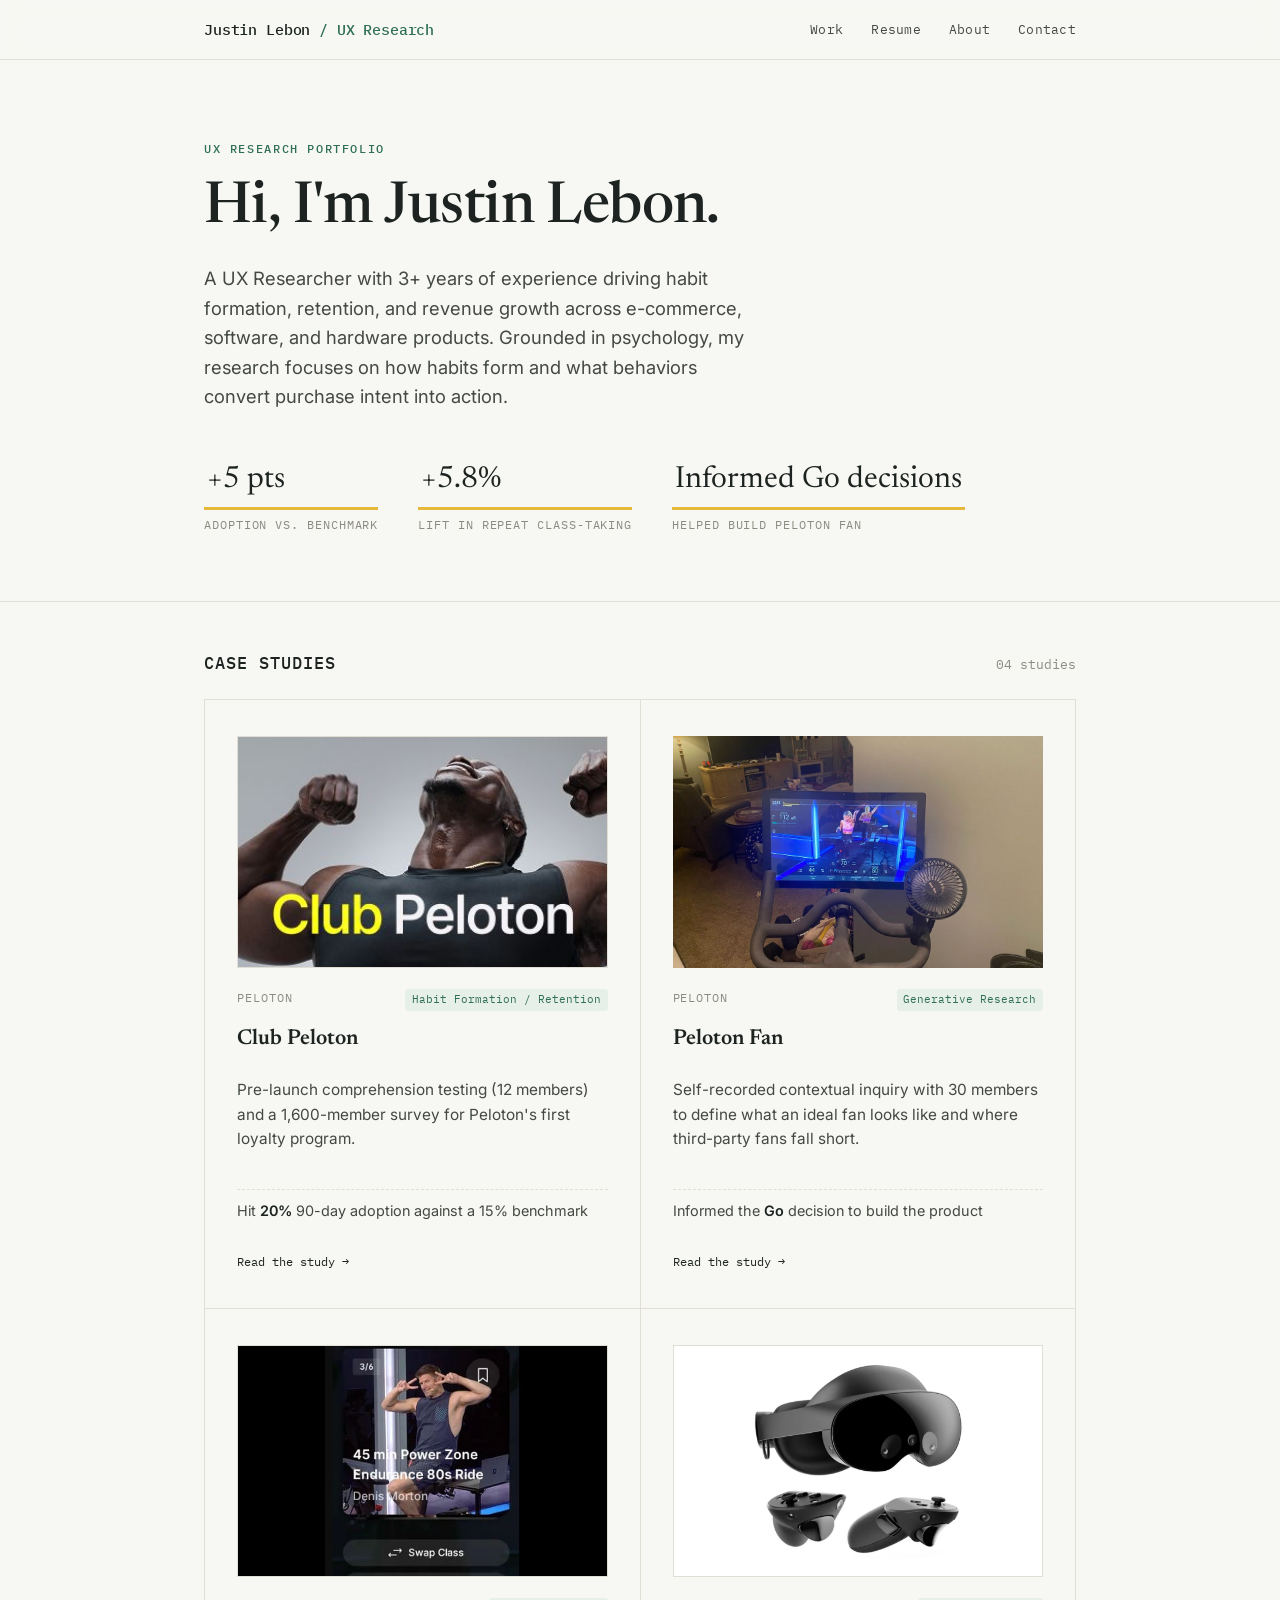
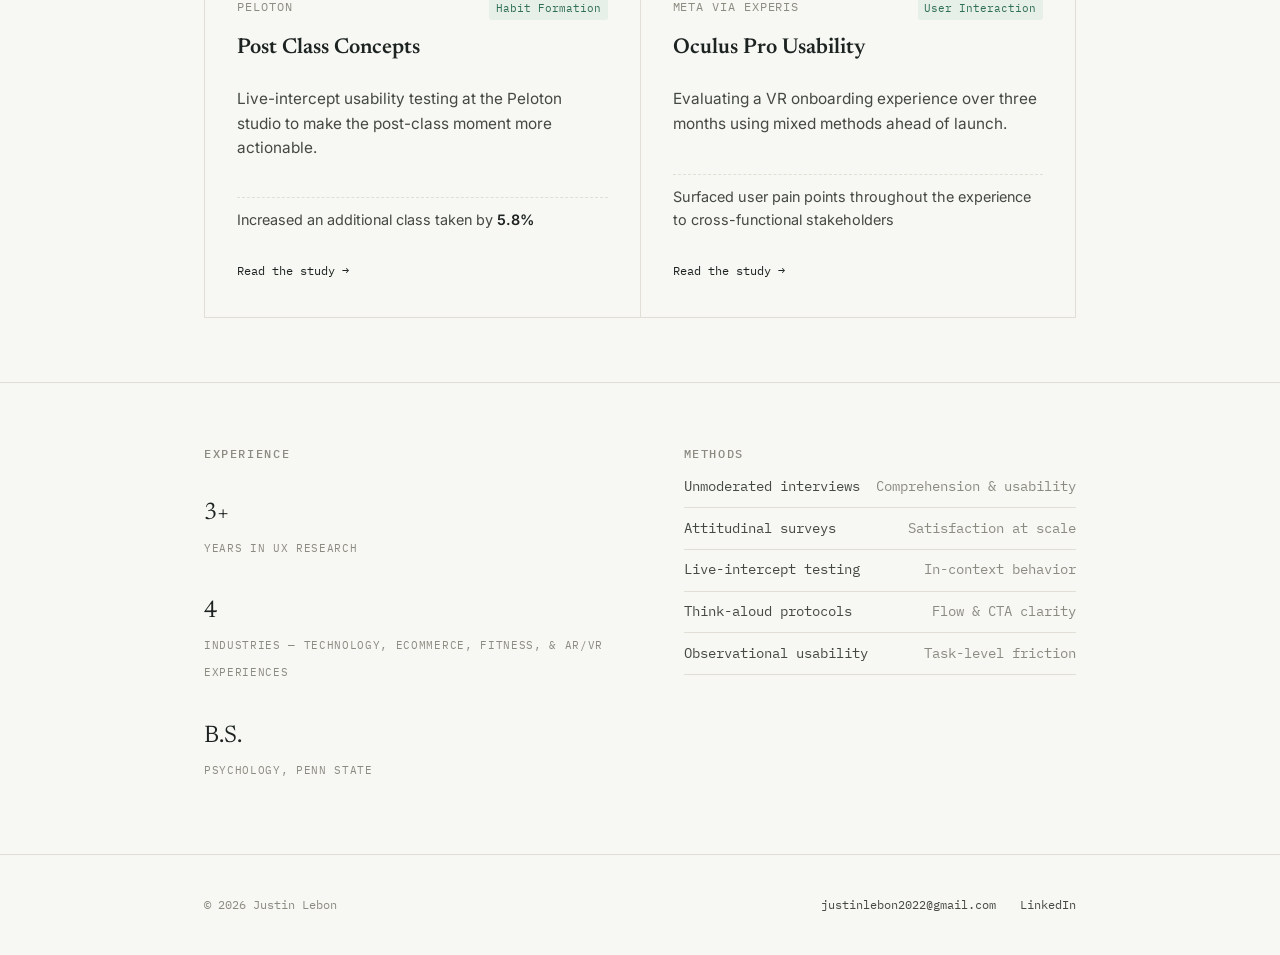
<file: index.html>
<!DOCTYPE html>
<html lang="en">
<head>
<meta charset="UTF-8">
<meta name="viewport" content="width=device-width, initial-scale=1.0">
<title>Justin Lebon — UX Research Portfolio</title>
<meta name="description" content="Justin Lebon is a user researcher with a background in psychology, focused on habit formation, retention, and revenue growth.">
<link rel="preconnect" href="https://fonts.googleapis.com">
<link rel="preconnect" href="https://fonts.gstatic.com" crossorigin>
<link href="https://fonts.googleapis.com/css2?family=Newsreader:wght@400;500;600&family=Inter:wght@400;500;600&family=IBM+Plex+Mono:wght@400;500&display=swap" rel="stylesheet">
<link rel="stylesheet" href="style.css">
</head>
<body>

<header class="site-header">
  <div class="container">
    <a href="index.html" class="brand">Justin Lebon <span>/ UX Research</span></a>
    <nav class="nav-links">
      <a href="#work">Work</a>
      <a href="resume.html">Resume</a>
      <a href="#hero">About</a>
      <a href="https://mail.google.com/mail/?view=cm&fs=1&to=justinlebon2022@gmail.com" target="_blank" rel="noopener">Contact</a>
    </nav>
  </div>
</header>

<main>
  <section class="hero" id="hero">
    <div class="container">
      <span class="eyebrow">UX Research Portfolio</span>
      <h1>Hi, I'm Justin Lebon.</h1>
      <p class="lede">A UX Researcher with 3+ years of experience driving habit formation, retention, and revenue growth across e-commerce, software, and hardware products. Grounded in psychology, my research focuses on how habits form and what behaviors convert purchase intent into action.</p>
      <div class="stats">
        <div class="stat">
          <span class="num mark">+5 pts</span>
          <span class="label">Adoption vs. benchmark</span>
        </div>
        <div class="stat">
          <span class="num mark">+5.8%</span>
          <span class="label">Lift in repeat class-taking</span>
        </div>
        <div class="stat">
          <span class="num mark">Informed Go decisions</span>
          <span class="label">Helped build Peloton Fan</span>
        </div>
      </div>
    </div>
  </section>

  <section id="work" class="container">
    <div class="section-label">
      <h2>Case Studies</h2>
      <span class="count">04 studies</span>
    </div>

    <div class="case-grid">

      <a class="case-card reveal" href="club-peloton.html">
        <img class="thumb" src="images/club-peloton-card.jpg" alt="Club Peloton loyalty program screen" style="object-fit:cover; object-position: top;">
        <div class="top-row">
          <span class="company">Peloton</span>
          <span class="tag">Habit Formation / Retention</span>
        </div>
        <h3>Club Peloton</h3>
        <p class="desc">Pre-launch comprehension testing (12 members) and a 1,600-member survey for Peloton's first loyalty program.</p>
        <p class="impact">Hit <strong>20%</strong> 90-day adoption against a 15% benchmark</p>
        <span class="read-link">Read the study →</span>
      </a>

      <a class="case-card reveal" href="fan.html">
        <img class="thumb" src="images/fan-placement.jpg" alt="Member's Peloton Bike tablet with a small fan clipped beside it" style="object-fit:cover; border:none;">
        <div class="top-row">
          <span class="company">Peloton</span>
          <span class="tag">Generative Research</span>
        </div>
        <h3>Peloton Fan</h3>
        <p class="desc">Self-recorded contextual inquiry with 30 members to define what an ideal fan looks like and where third-party fans fall short.</p>
        <p class="impact">Informed the <strong>Go</strong> decision to build the product</p>
        <span class="read-link">Read the study →</span>
      </a>

      <a class="case-card reveal" href="post-class.html">
        <img class="thumb" src="images/postclass-card.jpg" alt="Post-class recommendation screen with upcoming ride suggestions">
        <div class="top-row">
          <span class="company">Peloton</span>
          <span class="tag">Habit Formation</span>
        </div>
        <h3>Post Class Concepts</h3>
        <p class="desc">Live-intercept usability testing at the Peloton studio to make the post-class moment more actionable.</p>
        <p class="impact">Increased an additional class taken by <strong>5.8%</strong></p>
        <span class="read-link">Read the study →</span>
      </a>

      <a class="case-card reveal" href="oculus-vr.html">
        <img class="thumb" src="images/oculus-headset.jpg" alt="Meta Quest Pro VR headset" style="object-fit:contain; background:#fff;">
        <div class="top-row">
          <span class="company">Meta via Experis</span>
          <span class="tag">User Interaction</span>
        </div>
        <h3>Oculus Pro Usability</h3>
        <p class="desc">Evaluating a VR onboarding experience over three months using mixed methods ahead of launch.</p>
        <p class="impact">Surfaced user pain points throughout the experience to cross-functional stakeholders</p>
        <span class="read-link">Read the study →</span>
      </a>

    </div>
  </section>

  <section id="about" class="about-strip">
    <div class="container grid">
           <div>
        <span class="eyebrow muted">Experience</span>
        <div class="about-stats">
          <div class="stat">
            <span class="num">3+</span>
            <span class="label">Years in UX Research</span>
          </div>
          <div class="stat">
            <span class="num">4</span>
            <span class="label">Industries — Technology, Ecommerce, Fitness, &amp; AR/VR experiences</span>
          </div>
          <div class="stat">
            <span class="num">B.S.</span>
            <span class="label">Psychology, Penn State</span>
          </div>
        </div>
      </div>
      <div>
        <span class="eyebrow muted">Methods</span>
        <ul class="method-list">
          <li><span>Unmoderated interviews</span><span>Comprehension &amp; usability</span></li>
          <li><span>Attitudinal surveys</span><span>Satisfaction at scale</span></li>
          <li><span>Live-intercept testing</span><span>In-context behavior</span></li>
          <li><span>Think-aloud protocols</span><span>Flow &amp; CTA clarity</span></li>
          <li><span>Observational usability</span><span>Task-level friction</span></li>
        </ul>
      </div>
    </div>
  </section>
</main>

<footer class="site-footer">
  <div class="container">
    <span>© 2026 Justin Lebon</span>
    <div class="footer-links">
      <a href="https://mail.google.com/mail/?view=cm&fs=1&to=justinlebon2022@gmail.com" target="_blank" rel="noopener">justinlebon2022@gmail.com</a>
      <a href="https://www.linkedin.com/in/justin-lebon/" target="_blank" rel="noopener">LinkedIn</a>
    </div>
  </div>
</footer>

<script src="script.js"></script>
</body>
</html>
</file>
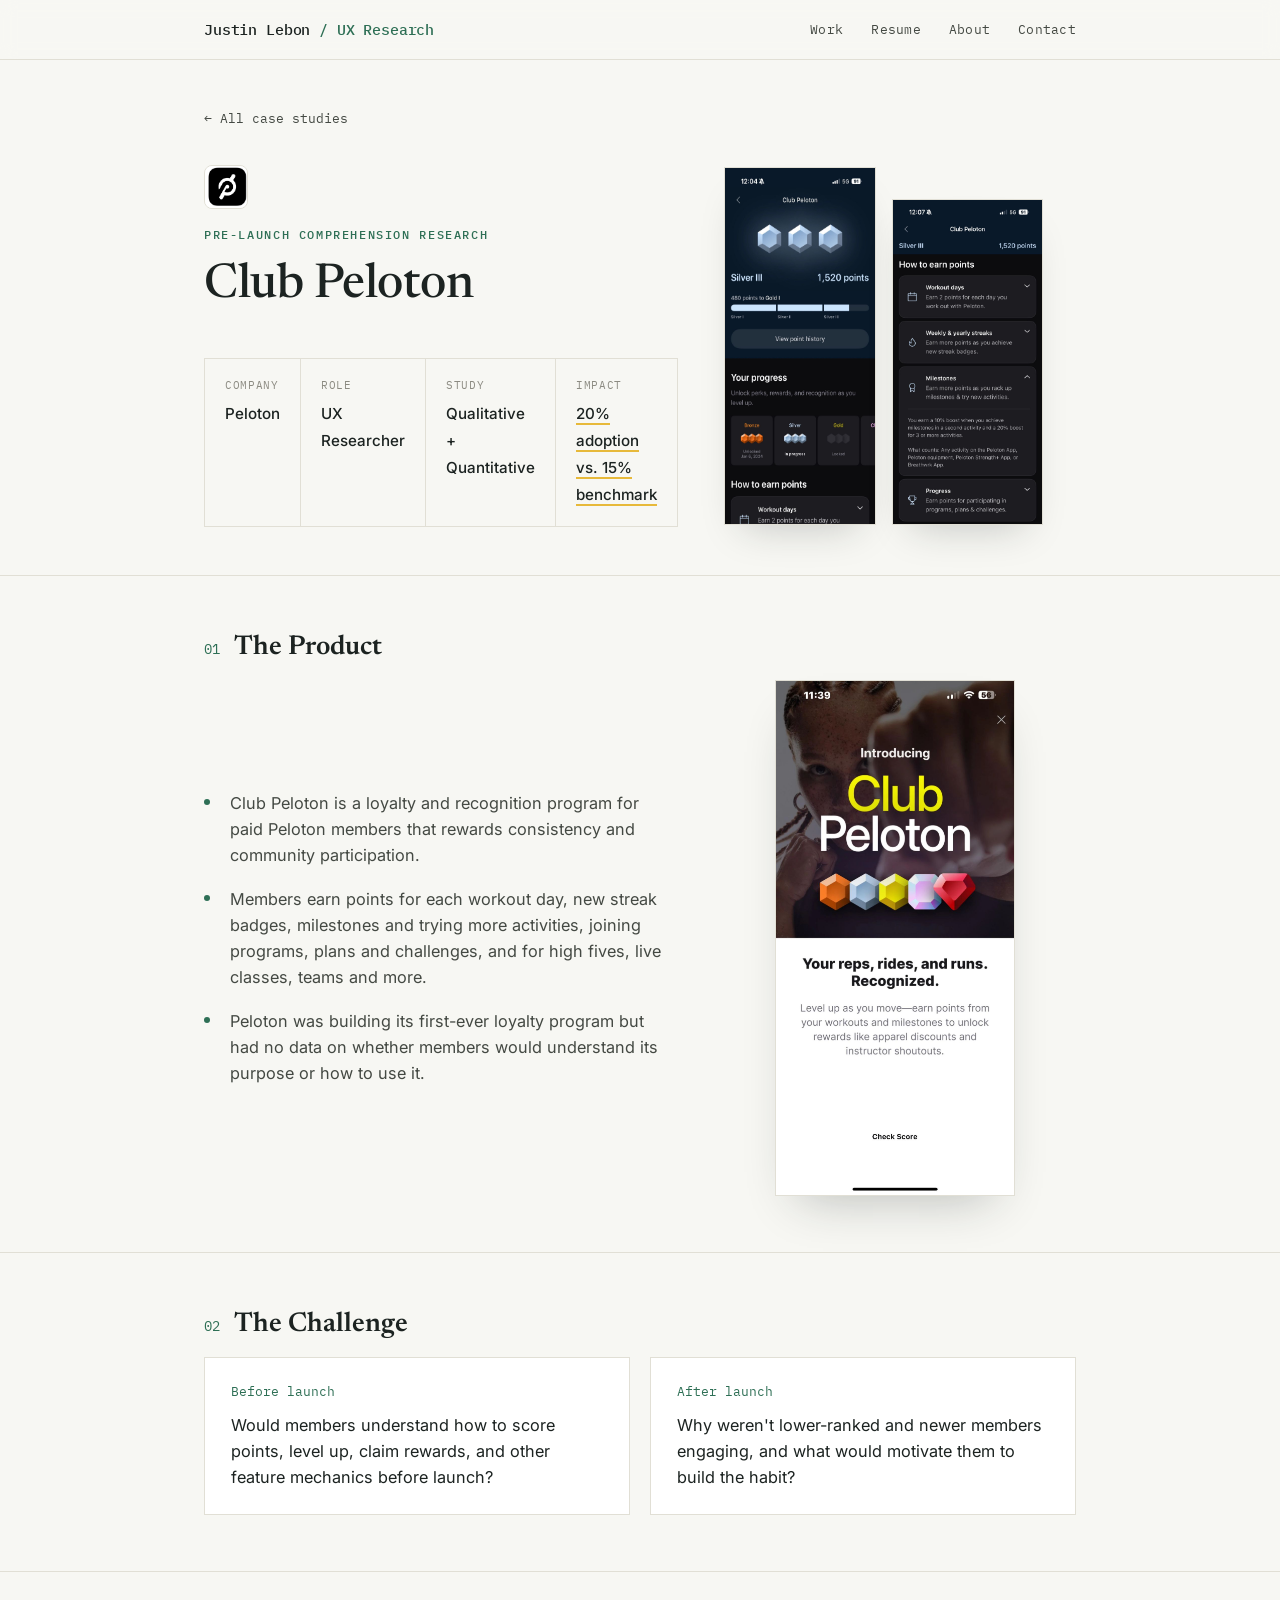
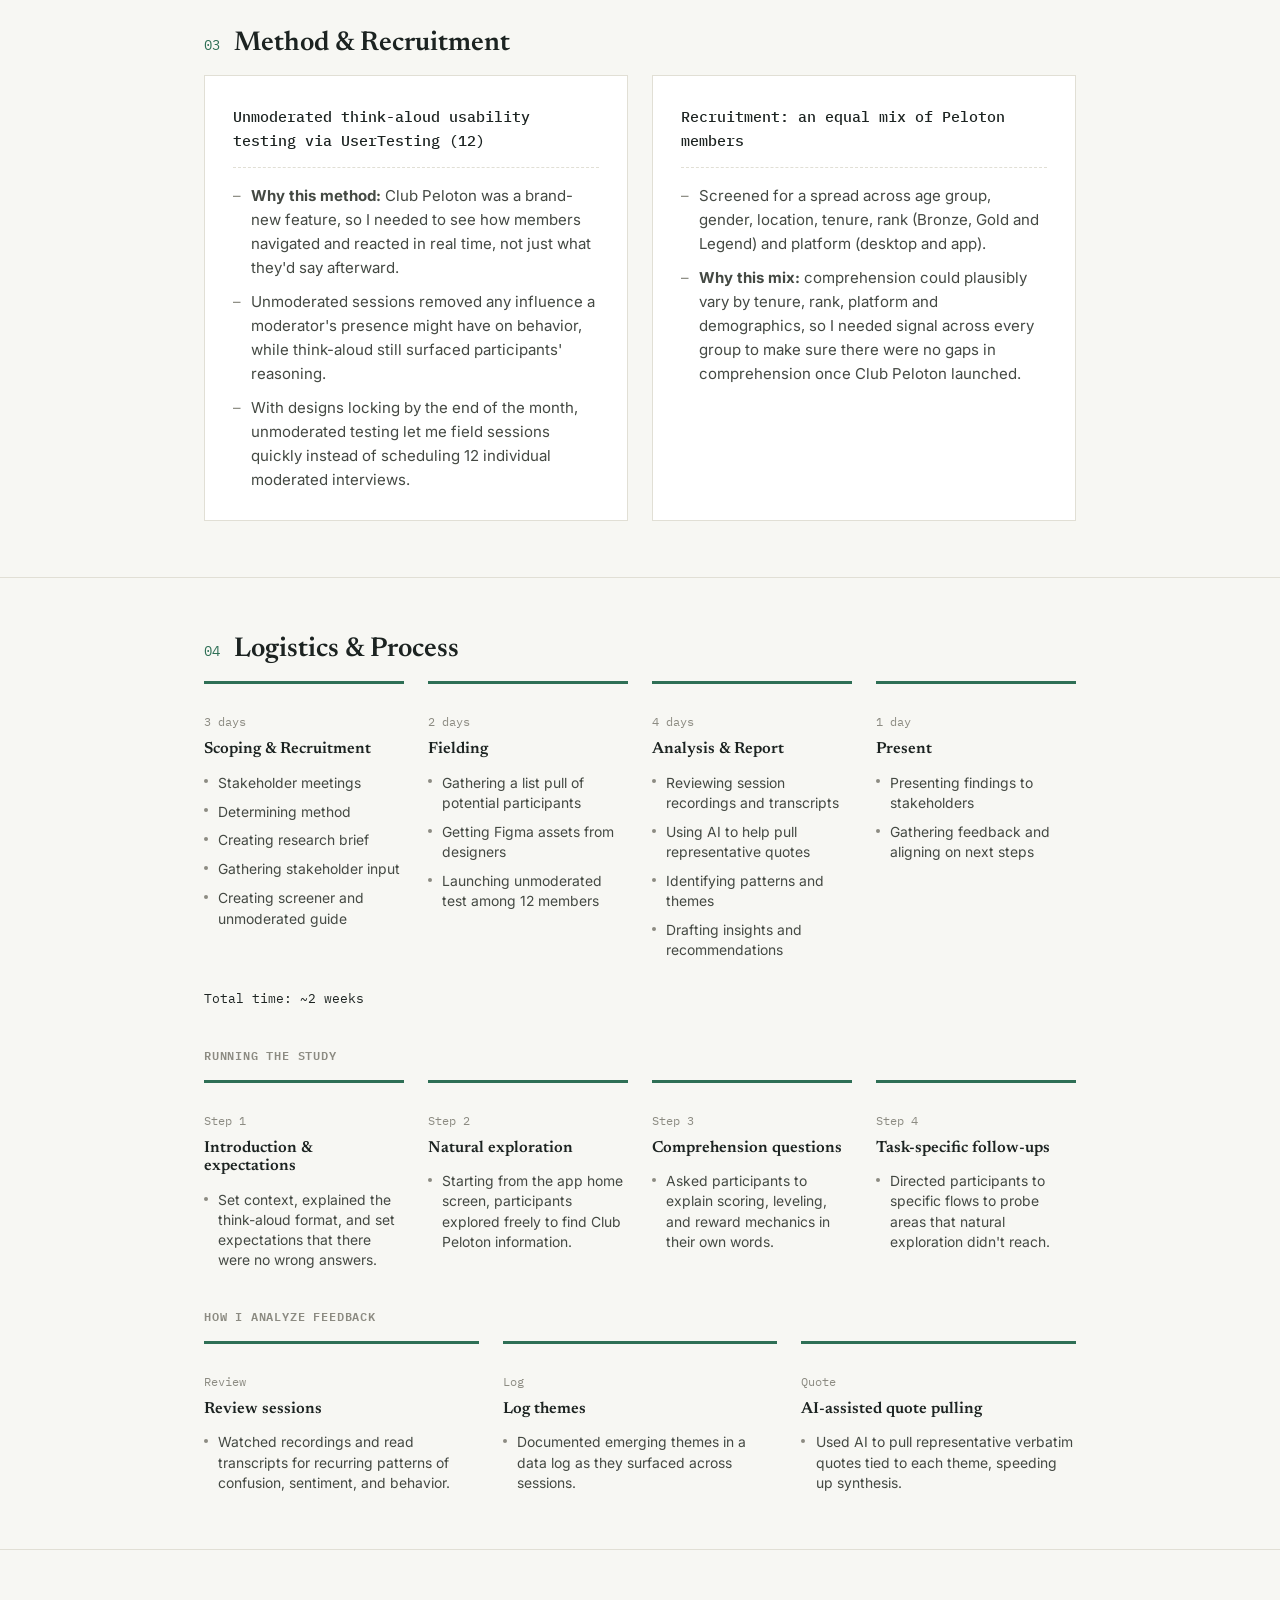
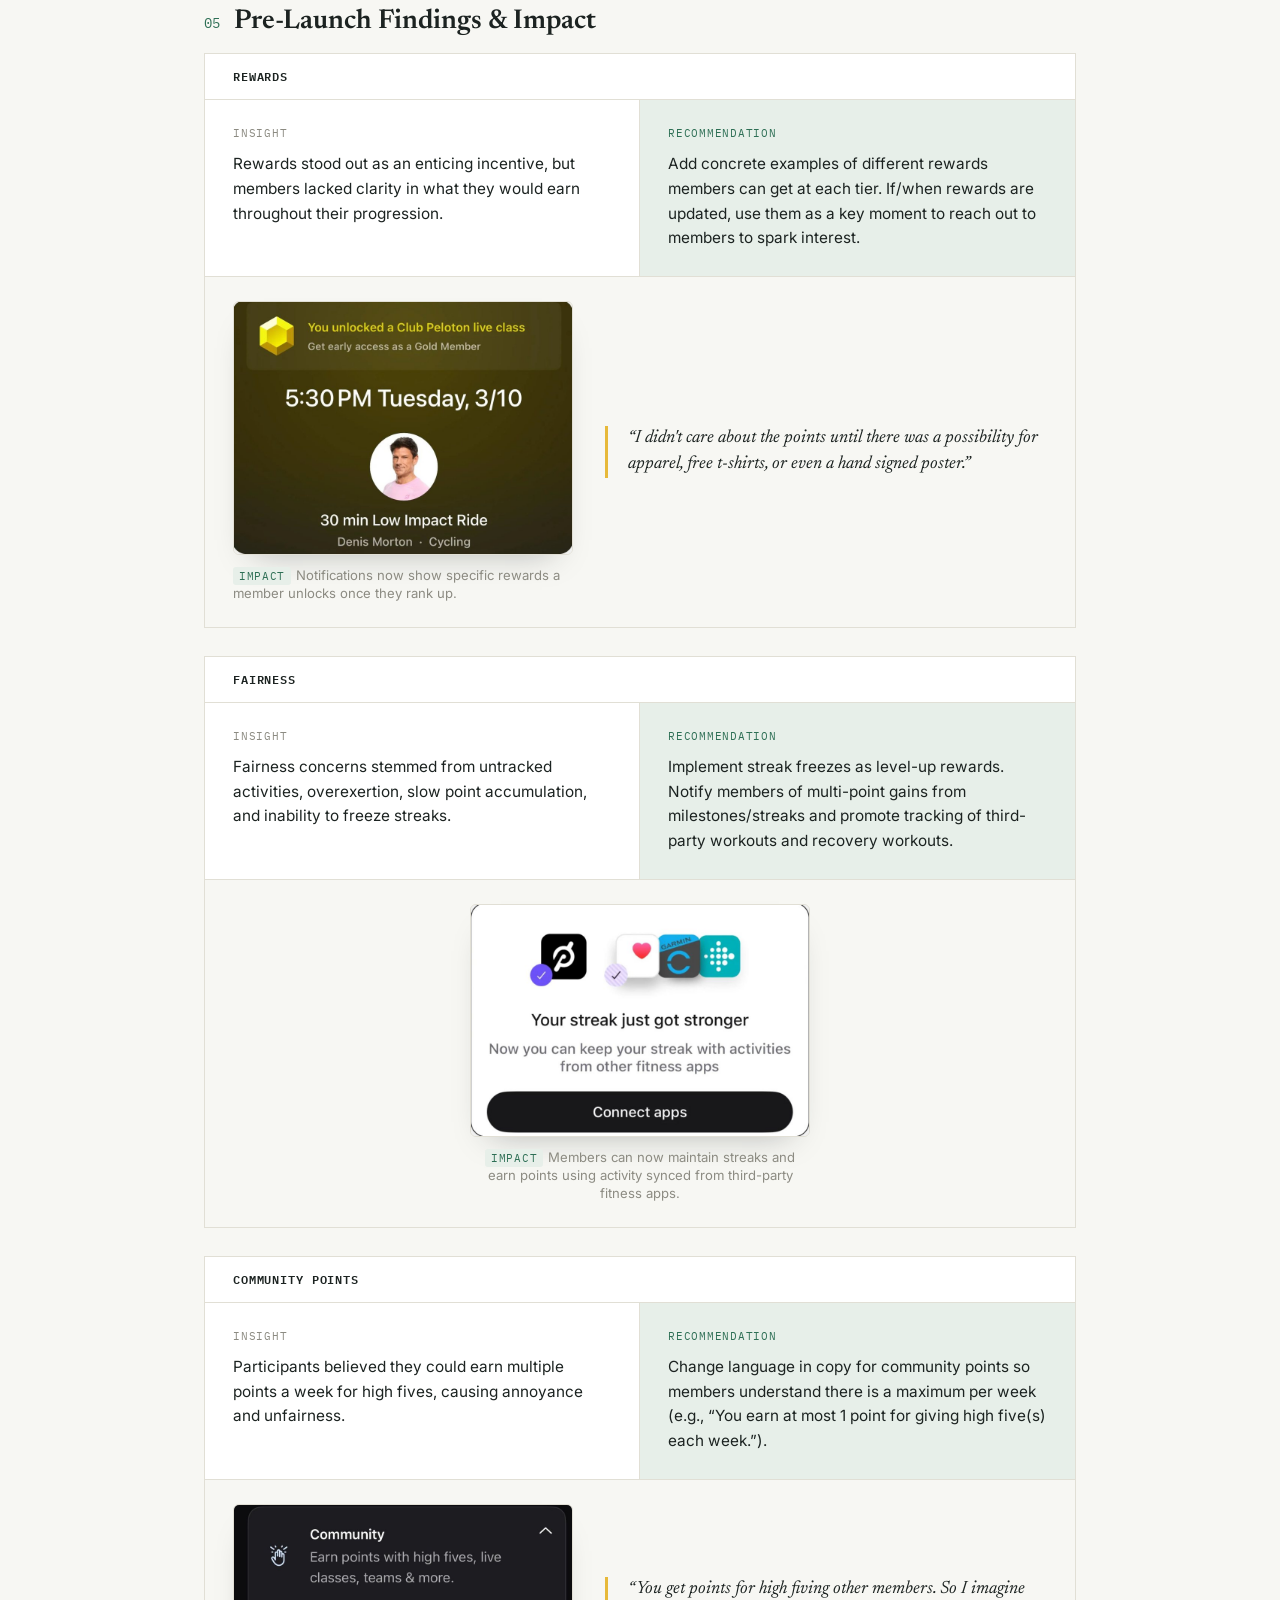
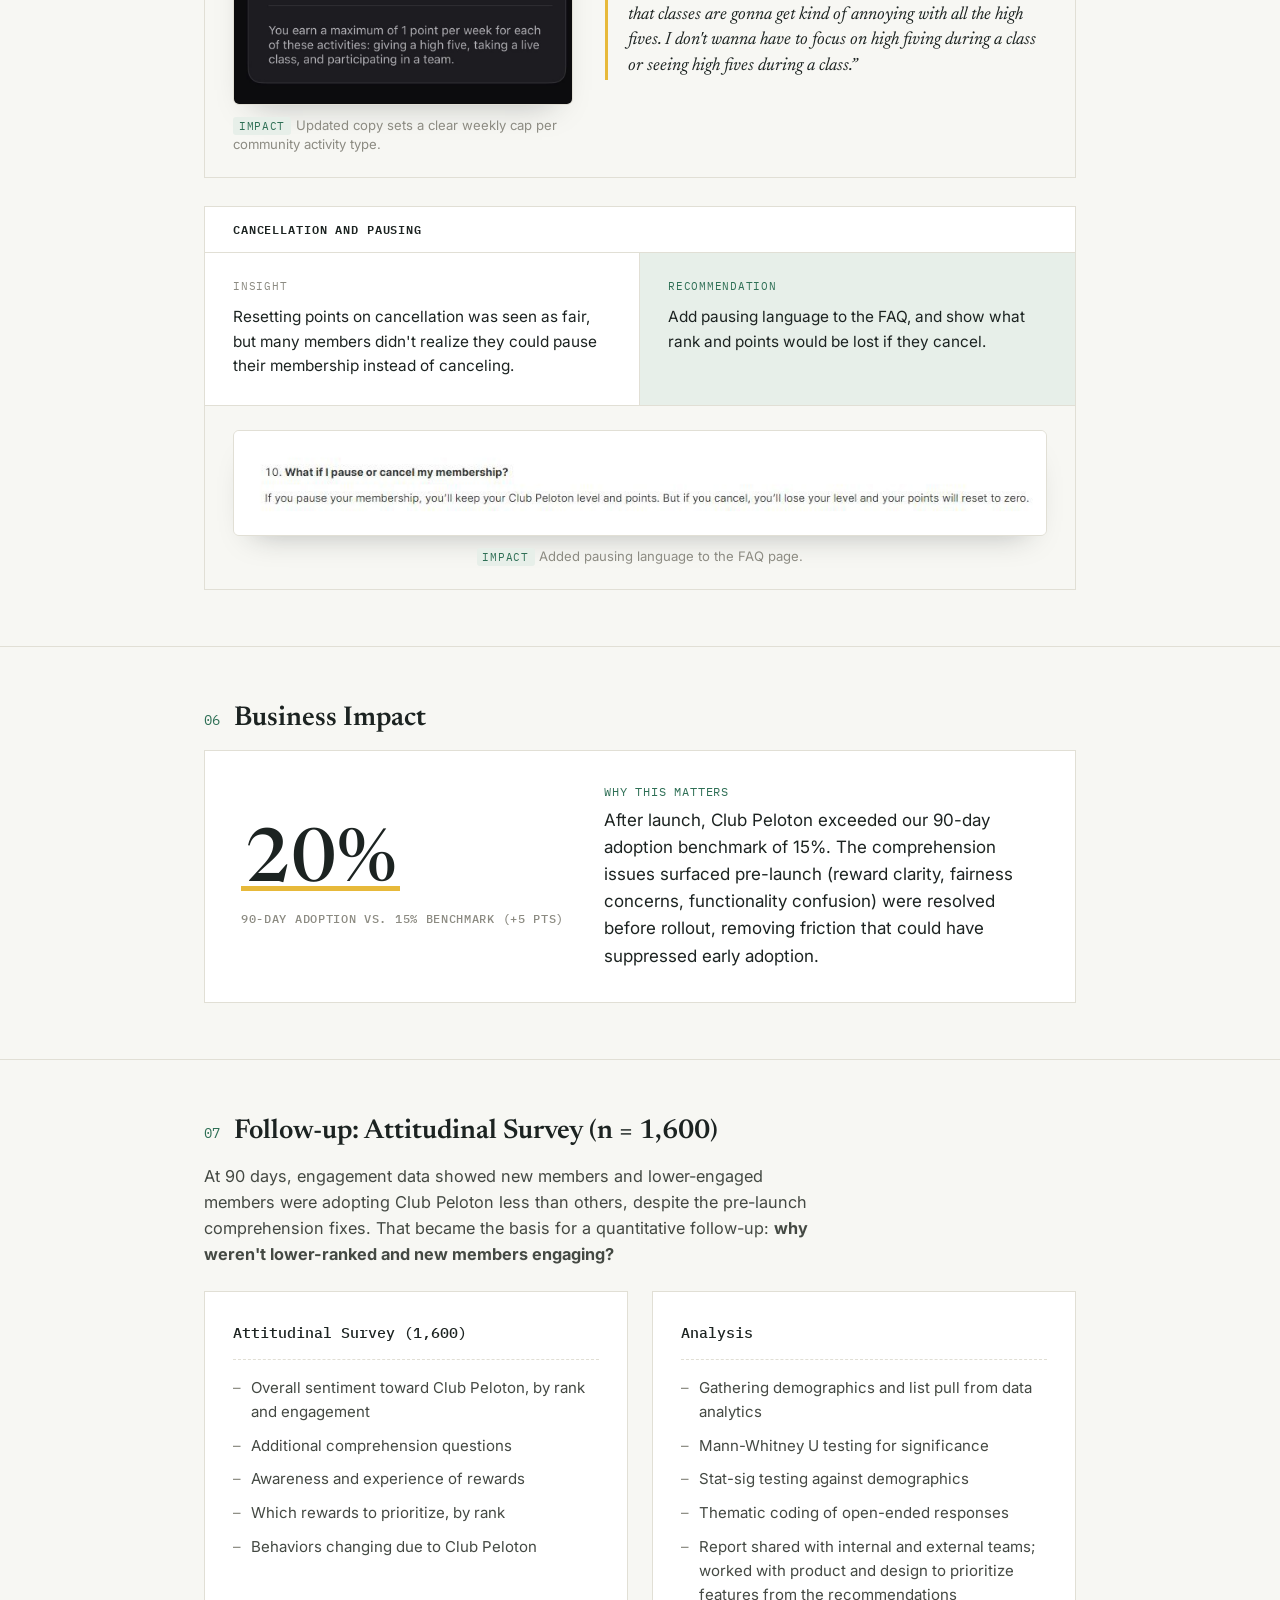
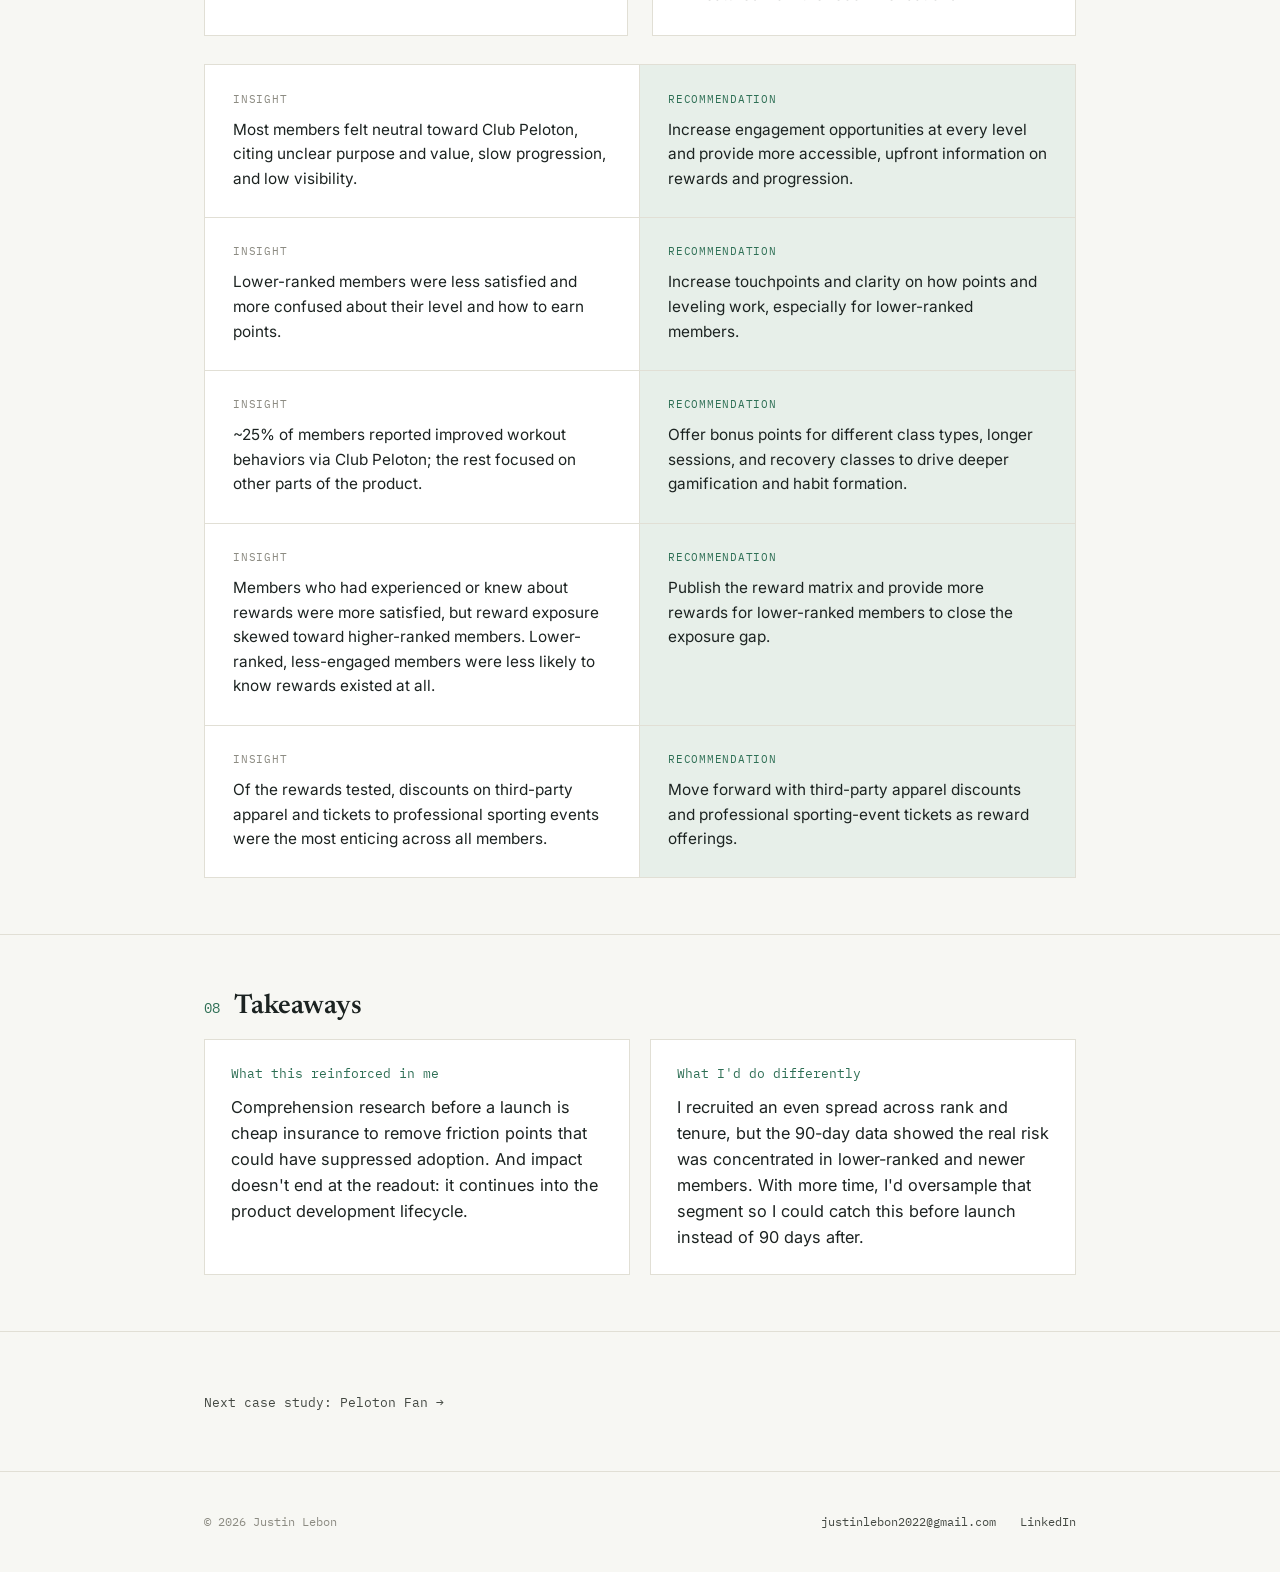
<file: club-peloton.html>
<!DOCTYPE html>
<html lang="en">
<head>
<meta charset="UTF-8">
<meta name="viewport" content="width=device-width, initial-scale=1.0">
<title>Club Peloton — Justin Lebon</title>
<meta name="description" content="Pre-launch comprehension research and a 1,600-member survey for Peloton's first loyalty program.">
<link rel="preconnect" href="https://fonts.googleapis.com">
<link rel="preconnect" href="https://fonts.gstatic.com" crossorigin>
<link href="https://fonts.googleapis.com/css2?family=Newsreader:wght@400;500;600&family=Inter:wght@400;500;600&family=IBM+Plex+Mono:wght@400;500&display=swap" rel="stylesheet">
<link rel="stylesheet" href="style.css">
</head>
<body>

<header class="site-header">
  <div class="container">
    <a href="index.html" class="brand">Justin Lebon <span>/ UX Research</span></a>
    <nav class="nav-links">
      <a href="index.html#work">Work</a>
      <a href="resume.html">Resume</a>
      <a href="index.html#about">About</a>
      <a href="https://mail.google.com/mail/?view=cm&fs=1&to=justinlebon2022@gmail.com" target="_blank" rel="noopener">Contact</a>
    </nav>
  </div>
</header>

<main>
  <section class="case-hero">
    <div class="container">
      <a href="index.html#work" class="back-link">← All case studies</a>

      <div class="grid">
        <div>
          <img class="company-logo" src="images/peloton-logo.jpg" alt="Peloton logo">
          <span class="eyebrow">Pre-Launch Comprehension Research</span>
          <h1>Club Peloton</h1>

          <div class="meta-row">
            <div class="cell"><span class="k">Company</span><span class="v">Peloton</span></div>
            <div class="cell"><span class="k">Role</span><span class="v">UX Researcher</span></div>
            <div class="cell"><span class="k">Study</span><span class="v">Qualitative + Quantitative</span></div>
            <div class="cell"><span class="k">Impact</span><span class="v mark">20% adoption vs. 15% benchmark</span></div>
          </div>
        </div>
        <div class="shots">
          <img src="images/club-peloton-progress.jpg" alt="Club Peloton progress screen showing Silver III rank">
          <img src="images/club-peloton-earnpoints.jpg" alt="Club Peloton screen listing how to earn points">
        </div>
      </div>
    </div>
  </section>

  <section class="case-section">
    <div class="container">
      <div class="section-head"><span class="index">01</span><h2>The Product</h2></div>
      <div class="context-media reveal">
        <ul class="lead-list" style="margin:0;">
          <li>Club Peloton is a loyalty and recognition program for paid Peloton members that rewards consistency and community participation.</li>
          <li>Members earn points for each workout day, new streak badges, milestones and trying more activities, joining programs, plans and challenges, and for high fives, live classes, teams and more.</li>
          <li>Peloton was building its first-ever loyalty program but had no data on whether members would understand its purpose or how to use it.</li>
        </ul>
        <div class="art phone">
          <img src="images/club-peloton-intro.jpg" alt="Introducing Club Peloton onboarding screen">
        </div>
      </div>
    </div>
  </section>

  <section class="case-section">
    <div class="container">
      <div class="section-head"><span class="index">02</span><h2>The Challenge</h2></div>
      <div class="objective-cards reveal">
        <div class="objective-card">
          <span class="num">Before launch</span>
          <p>Would members understand how to score points, level up, claim rewards, and other feature mechanics before launch?</p>
        </div>
        <div class="objective-card">
          <span class="num">After launch</span>
          <p>Why weren't lower-ranked and newer members engaging, and what would motivate them to build the habit?</p>
        </div>
      </div>
    </div>
  </section>

  <section class="case-section">
    <div class="container">
      <div class="section-head"><span class="index">03</span><h2>Method &amp; Recruitment</h2></div>
      <div class="method-grid reveal">
        <div class="method-card">
          <div class="method-name">Unmoderated think-aloud usability testing via UserTesting (12)</div>
          <ul>
            <li><strong>Why this method:</strong> Club Peloton was a brand-new feature, so I needed to see how members navigated and reacted in real time, not just what they'd say afterward.</li>
            <li>Unmoderated sessions removed any influence a moderator's presence might have on behavior, while think-aloud still surfaced participants' reasoning.</li>
            <li>With designs locking by the end of the month, unmoderated testing let me field sessions quickly instead of scheduling 12 individual moderated interviews.</li>
          </ul>
        </div>
        <div class="method-card">
          <div class="method-name">Recruitment: an equal mix of Peloton members</div>
          <ul>
            <li>Screened for a spread across age group, gender, location, tenure, rank (Bronze, Gold and Legend) and platform (desktop and app).</li>
            <li><strong>Why this mix:</strong> comprehension could plausibly vary by tenure, rank, platform and demographics, so I needed signal across every group to make sure there were no gaps in comprehension once Club Peloton launched.</li>
          </ul>
        </div>
      </div>
    </div>
  </section>

  <section class="case-section">
    <div class="container">
      <div class="section-head"><span class="index">04</span><h2>Logistics &amp; Process</h2></div>
      <div class="timeline reveal">
        <div class="timeline-phase">
          <span class="phase-num">3 days</span>
          <h3>Scoping &amp; Recruitment</h3>
          <ul>
            <li>Stakeholder meetings</li>
            <li>Determining method</li>
            <li>Creating research brief</li>
            <li>Gathering stakeholder input</li>
            <li>Creating screener and unmoderated guide</li>
          </ul>
        </div>
        <div class="timeline-phase">
          <span class="phase-num">2 days</span>
          <h3>Fielding</h3>
          <ul>
            <li>Gathering a list pull of potential participants</li>
            <li>Getting Figma assets from designers</li>
            <li>Launching unmoderated test among 12 members</li>
          </ul>
        </div>
        <div class="timeline-phase">
          <span class="phase-num">4 days</span>
          <h3>Analysis &amp; Report</h3>
          <ul>
            <li>Reviewing session recordings and transcripts</li>
            <li>Using AI to help pull representative quotes</li>
            <li>Identifying patterns and themes</li>
            <li>Drafting insights and recommendations</li>
          </ul>
        </div>
        <div class="timeline-phase">
          <span class="phase-num">1 day</span>
          <h3>Present</h3>
          <ul>
            <li>Presenting findings to stakeholders</li>
            <li>Gathering feedback and aligning on next steps</li>
          </ul>
        </div>
      </div>
      <p class="timeline-total reveal">Total time: ~2 weeks</p>

      <h3 class="timeline-sub">Running the study</h3>
      <div class="timeline reveal">
        <div class="timeline-phase">
          <span class="phase-num">Step 1</span>
          <h3>Introduction &amp; expectations</h3>
          <ul><li>Set context, explained the think-aloud format, and set expectations that there were no wrong answers.</li></ul>
        </div>
        <div class="timeline-phase">
          <span class="phase-num">Step 2</span>
          <h3>Natural exploration</h3>
          <ul><li>Starting from the app home screen, participants explored freely to find Club Peloton information.</li></ul>
        </div>
        <div class="timeline-phase">
          <span class="phase-num">Step 3</span>
          <h3>Comprehension questions</h3>
          <ul><li>Asked participants to explain scoring, leveling, and reward mechanics in their own words.</li></ul>
        </div>
        <div class="timeline-phase">
          <span class="phase-num">Step 4</span>
          <h3>Task-specific follow-ups</h3>
          <ul><li>Directed participants to specific flows to probe areas that natural exploration didn't reach.</li></ul>
        </div>
      </div>

      <h3 class="timeline-sub">How I analyze feedback</h3>
      <div class="timeline three reveal">
        <div class="timeline-phase">
          <span class="phase-num">Review</span>
          <h3>Review sessions</h3>
          <ul><li>Watched recordings and read transcripts for recurring patterns of confusion, sentiment, and behavior.</li></ul>
        </div>
        <div class="timeline-phase">
          <span class="phase-num">Log</span>
          <h3>Log themes</h3>
          <ul><li>Documented emerging themes in a data log as they surfaced across sessions.</li></ul>
        </div>
        <div class="timeline-phase">
          <span class="phase-num">Quote</span>
          <h3>AI-assisted quote pulling</h3>
          <ul><li>Used AI to pull representative verbatim quotes tied to each theme, speeding up synthesis.</li></ul>
        </div>
      </div>
    </div>
  </section>

  <section class="case-section">
    <div class="container">
      <div class="section-head"><span class="index">05</span><h2>Pre-Launch Findings &amp; Impact</h2></div>
      <div class="finding-stack reveal">

        <div class="finding-card">
          <h3 class="fc-title">Rewards</h3>
          <div class="finding">
            <div class="insight"><span class="tag">Insight</span><p>Rewards stood out as an enticing incentive, but members lacked clarity in what they would earn throughout their progression.</p></div>
            <div class="recommendation"><span class="tag">Recommendation</span><p>Add concrete examples of different rewards members can get at each tier. If/when rewards are updated, use them as a key moment to reach out to members to spark interest.</p></div>
          </div>
          <div class="evidence">
            <figure>
              <img src="images/club-peloton-reward-unlock.jpg" alt="Club Peloton notification: You unlocked a Club Peloton live class, early access as a Gold Member" loading="lazy">
              <figcaption><span class="tag-impact">Impact</span>Notifications now show specific rewards a member unlocks once they rank up.</figcaption>
            </figure>
            <blockquote>“I didn't care about the points until there was a possibility for apparel, free t-shirts, or even a hand signed poster.”</blockquote>
          </div>
        </div>

        <div class="finding-card">
          <h3 class="fc-title">Fairness</h3>
          <div class="finding">
            <div class="insight"><span class="tag">Insight</span><p>Fairness concerns stemmed from untracked activities, overexertion, slow point accumulation, and inability to freeze streaks.</p></div>
            <div class="recommendation"><span class="tag">Recommendation</span><p>Implement streak freezes as level-up rewards. Notify members of multi-point gains from milestones/streaks and promote tracking of third-party workouts and recovery workouts.</p></div>
          </div>
          <div class="evidence solo">
            <figure>
              <img src="images/club-peloton-streak-sync.jpg" alt="Prompt: Your streak just got stronger, keep your streak with activities from other fitness apps, with a Connect apps button" loading="lazy">
              <figcaption><span class="tag-impact">Impact</span>Members can now maintain streaks and earn points using activity synced from third-party fitness apps.</figcaption>
            </figure>
          </div>
        </div>

        <div class="finding-card">
          <h3 class="fc-title">Community points</h3>
          <div class="finding">
            <div class="insight"><span class="tag">Insight</span><p>Participants believed they could earn multiple points a week for high fives, causing annoyance and unfairness.</p></div>
            <div class="recommendation"><span class="tag">Recommendation</span><p>Change language in copy for community points so members understand there is a maximum per week (e.g., “You earn at most 1 point for giving high five(s) each week.”).</p></div>
          </div>
          <div class="evidence">
            <figure>
              <img src="images/club-peloton-community-cap.jpg" alt="Club Peloton community card: you earn a maximum of 1 point per week for each of these activities" loading="lazy">
              <figcaption><span class="tag-impact">Impact</span>Updated copy sets a clear weekly cap per community activity type.</figcaption>
            </figure>
            <blockquote>“You get points for high fiving other members. So I imagine that classes are gonna get kind of annoying with all the high fives. I don't wanna have to focus on high fiving during a class or seeing high fives during a class.”</blockquote>
          </div>
        </div>

        <div class="finding-card">
          <h3 class="fc-title">Cancellation and pausing</h3>
          <div class="finding">
            <div class="insight"><span class="tag">Insight</span><p>Resetting points on cancellation was seen as fair, but many members didn't realize they could pause their membership instead of canceling.</p></div>
            <div class="recommendation"><span class="tag">Recommendation</span><p>Add pausing language to the FAQ, and show what rank and points would be lost if they cancel.</p></div>
          </div>
          <div class="evidence solo">
            <figure style="flex-basis:100%;">
              <img src="images/club-peloton-faq-pause.jpg" alt="Club Peloton FAQ: What if I pause or cancel my membership? Pausing keeps your level and points; canceling resets them to zero" loading="lazy">
              <figcaption><span class="tag-impact">Impact</span>Added pausing language to the FAQ page.</figcaption>
            </figure>
          </div>
        </div>

      </div>
    </div>
  </section>

  <section class="case-section">
    <div class="container">
      <div class="section-head"><span class="index">06</span><h2>Business Impact</h2></div>
      <div class="result reveal">
        <div class="big"><span class="mark">20%</span><small>90-day adoption vs. 15% benchmark (+5 pts)</small></div>
        <div>
          <p class="why">Why this matters</p>
          <p>After launch, Club Peloton exceeded our 90-day adoption benchmark of 15%. The comprehension issues surfaced pre-launch (reward clarity, fairness concerns, functionality confusion) were resolved before rollout, removing friction that could have suppressed early adoption.</p>
        </div>
      </div>
    </div>
  </section>

  <section class="case-section">
    <div class="container">
      <div class="section-head"><span class="index">07</span><h2>Follow-up: Attitudinal Survey (n = 1,600)</h2></div>
      <p class="sub-note reveal">At 90 days, engagement data showed new members and lower-engaged members were adopting Club Peloton less than others, despite the pre-launch comprehension fixes. That became the basis for a quantitative follow-up: <strong>why weren't lower-ranked and new members engaging?</strong></p>

      <div class="method-grid reveal">
        <div class="method-card">
          <div class="method-name">Attitudinal Survey (1,600)</div>
          <ul>
            <li>Overall sentiment toward Club Peloton, by rank and engagement</li>
            <li>Additional comprehension questions</li>
            <li>Awareness and experience of rewards</li>
            <li>Which rewards to prioritize, by rank</li>
            <li>Behaviors changing due to Club Peloton</li>
          </ul>
        </div>
        <div class="method-card">
          <div class="method-name">Analysis</div>
          <ul>
            <li>Gathering demographics and list pull from data analytics</li>
            <li>Mann-Whitney U testing for significance</li>
            <li>Stat-sig testing against demographics</li>
            <li>Thematic coding of open-ended responses</li>
            <li>Report shared with internal and external teams; worked with product and design to prioritize features from the recommendations</li>
          </ul>
        </div>
      </div>

      <div class="finding-list reveal" style="margin-top:1.75rem;">
        <div class="finding">
          <div class="insight"><span class="tag">Insight</span><p>Most members felt neutral toward Club Peloton, citing unclear purpose and value, slow progression, and low visibility.</p></div>
          <div class="recommendation"><span class="tag">Recommendation</span><p>Increase engagement opportunities at every level and provide more accessible, upfront information on rewards and progression.</p></div>
        </div>
        <div class="finding">
          <div class="insight"><span class="tag">Insight</span><p>Lower-ranked members were less satisfied and more confused about their level and how to earn points.</p></div>
          <div class="recommendation"><span class="tag">Recommendation</span><p>Increase touchpoints and clarity on how points and leveling work, especially for lower-ranked members.</p></div>
        </div>
        <div class="finding">
          <div class="insight"><span class="tag">Insight</span><p>~25% of members reported improved workout behaviors via Club Peloton; the rest focused on other parts of the product.</p></div>
          <div class="recommendation"><span class="tag">Recommendation</span><p>Offer bonus points for different class types, longer sessions, and recovery classes to drive deeper gamification and habit formation.</p></div>
        </div>
        <div class="finding">
          <div class="insight"><span class="tag">Insight</span><p>Members who had experienced or knew about rewards were more satisfied, but reward exposure skewed toward higher-ranked members. Lower-ranked, less-engaged members were less likely to know rewards existed at all.</p></div>
          <div class="recommendation"><span class="tag">Recommendation</span><p>Publish the reward matrix and provide more rewards for lower-ranked members to close the exposure gap.</p></div>
        </div>
        <div class="finding">
          <div class="insight"><span class="tag">Insight</span><p>Of the rewards tested, discounts on third-party apparel and tickets to professional sporting events were the most enticing across all members.</p></div>
          <div class="recommendation"><span class="tag">Recommendation</span><p>Move forward with third-party apparel discounts and professional sporting-event tickets as reward offerings.</p></div>
        </div>
      </div>
    </div>
  </section>

  <section class="case-section">
    <div class="container">
      <div class="section-head"><span class="index">08</span><h2>Takeaways</h2></div>
      <div class="objective-cards reveal">
        <div class="objective-card">
          <span class="num">What this reinforced in me</span>
          <p>Comprehension research before a launch is cheap insurance to remove friction points that could have suppressed adoption. And impact doesn't end at the readout: it continues into the product development lifecycle.</p>
        </div>
        <div class="objective-card">
          <span class="num">What I'd do differently</span>
          <p>I recruited an even spread across rank and tenure, but the 90-day data showed the real risk was concentrated in lower-ranked and newer members. With more time, I'd oversample that segment so I could catch this before launch instead of 90 days after.</p>
        </div>
      </div>
    </div>
  </section>

  <section class="case-section">
    <div class="container">
      <a href="fan.html" class="back-link reveal">Next case study: Peloton Fan →</a>
    </div>
  </section>
</main>

<footer class="site-footer">
  <div class="container">
    <span>© 2026 Justin Lebon</span>
    <div class="footer-links">
      <a href="https://mail.google.com/mail/?view=cm&fs=1&to=justinlebon2022@gmail.com" target="_blank" rel="noopener">justinlebon2022@gmail.com</a>
      <a href="https://www.linkedin.com/in/justin-lebon/" target="_blank" rel="noopener">LinkedIn</a>
    </div>
  </div>
</footer>

<script src="script.js"></script>
</body>
</html>
</file>
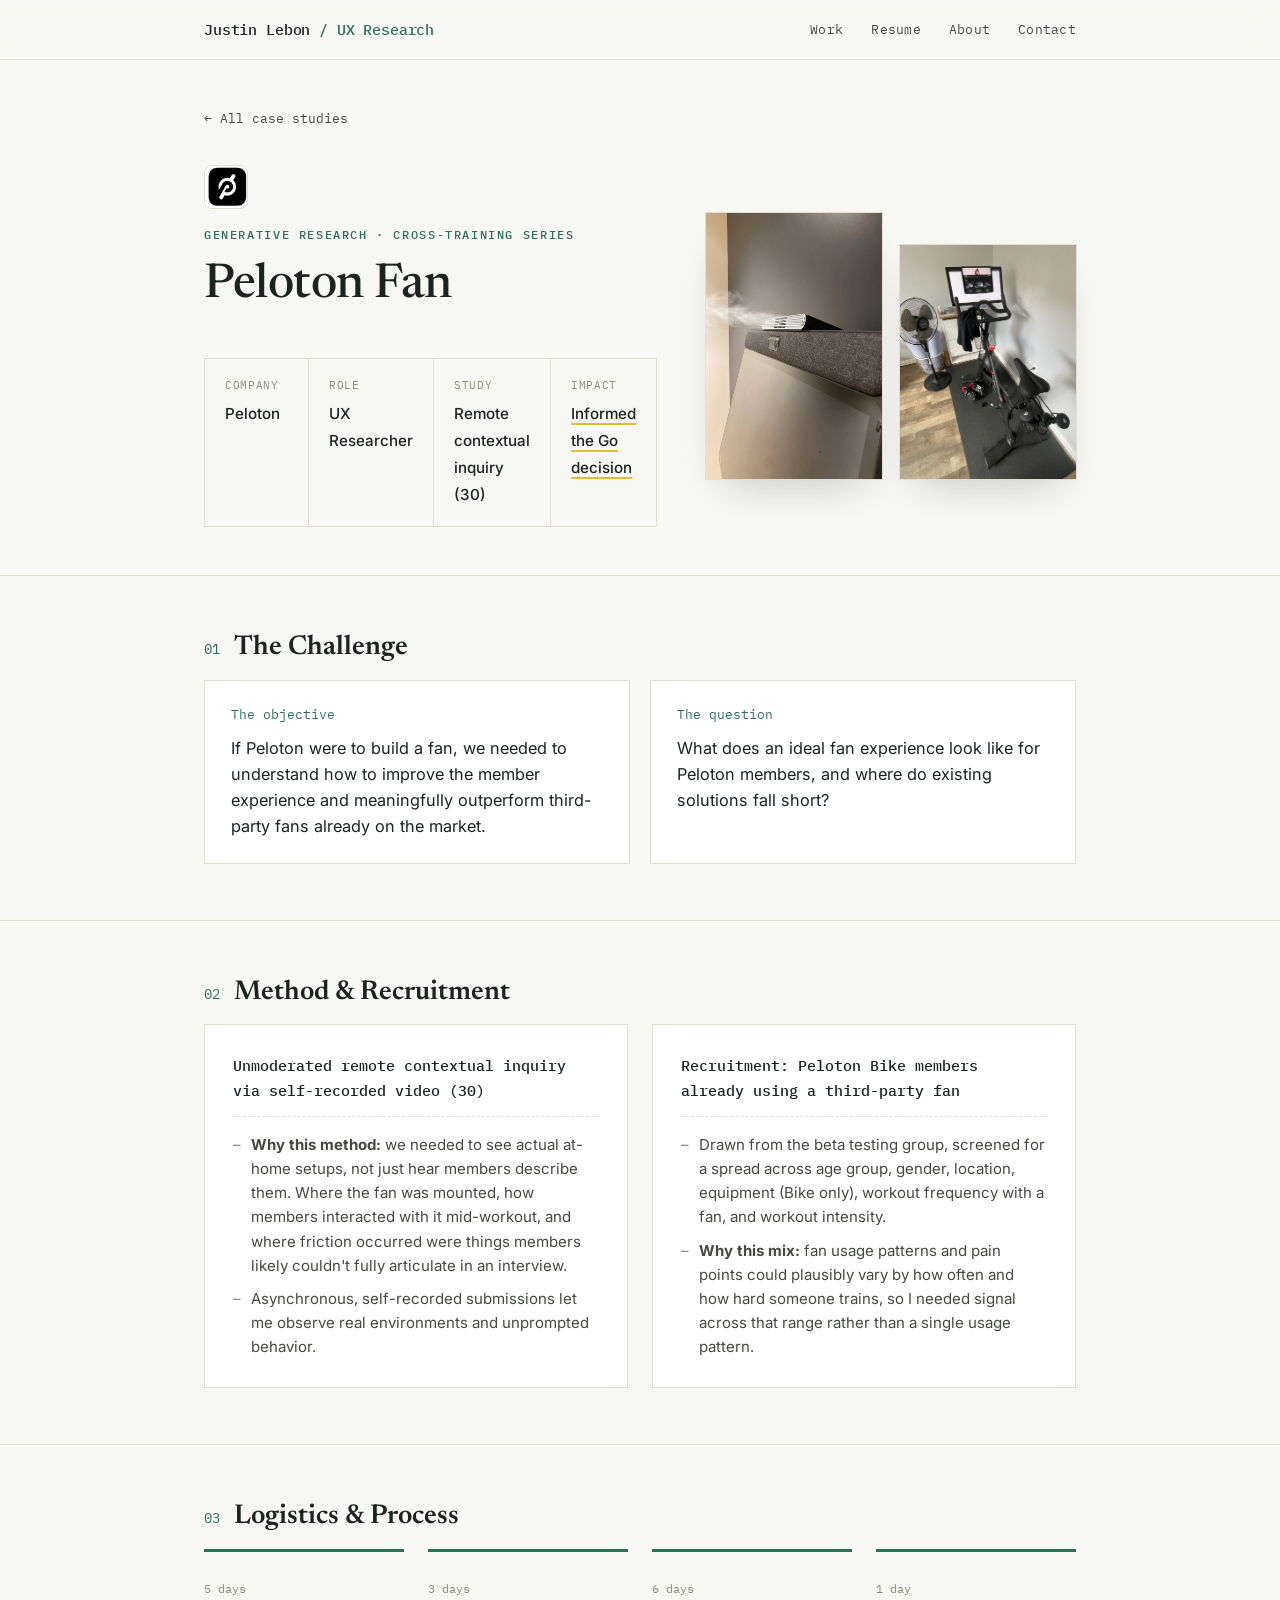
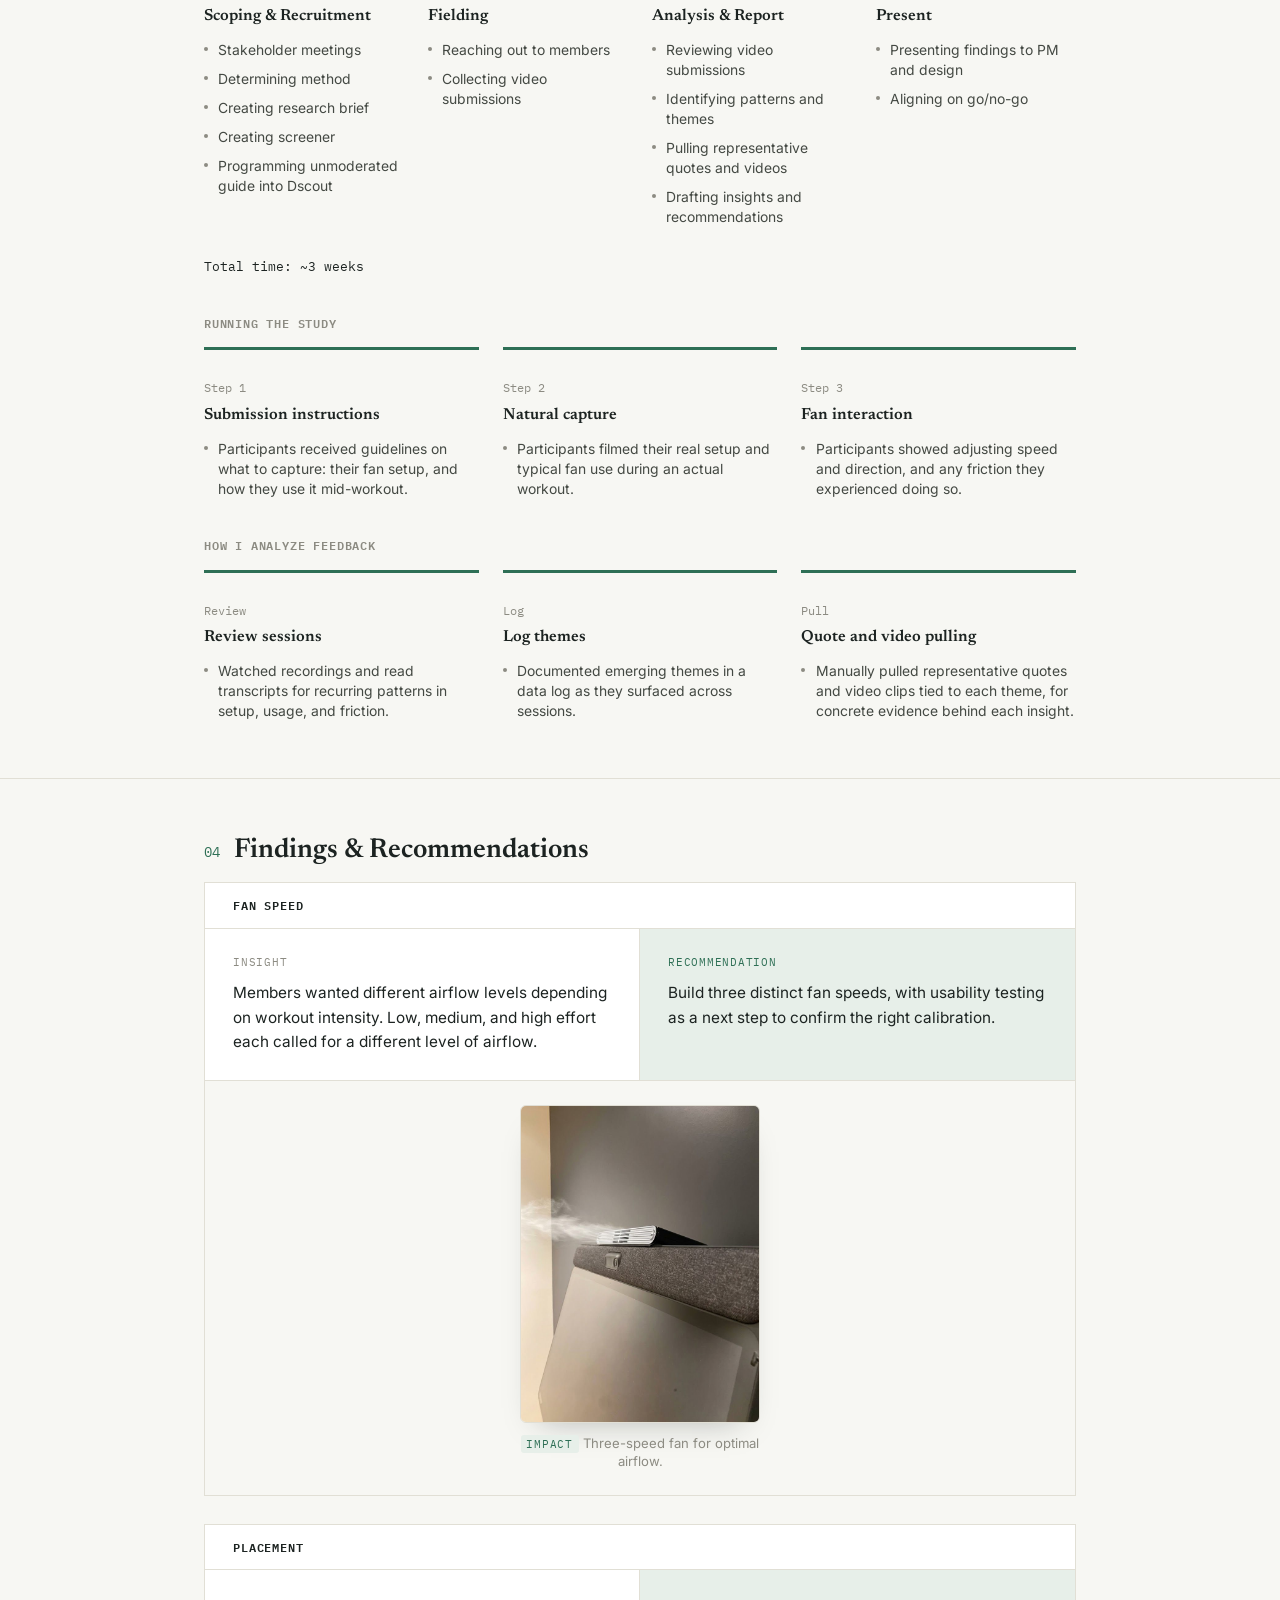
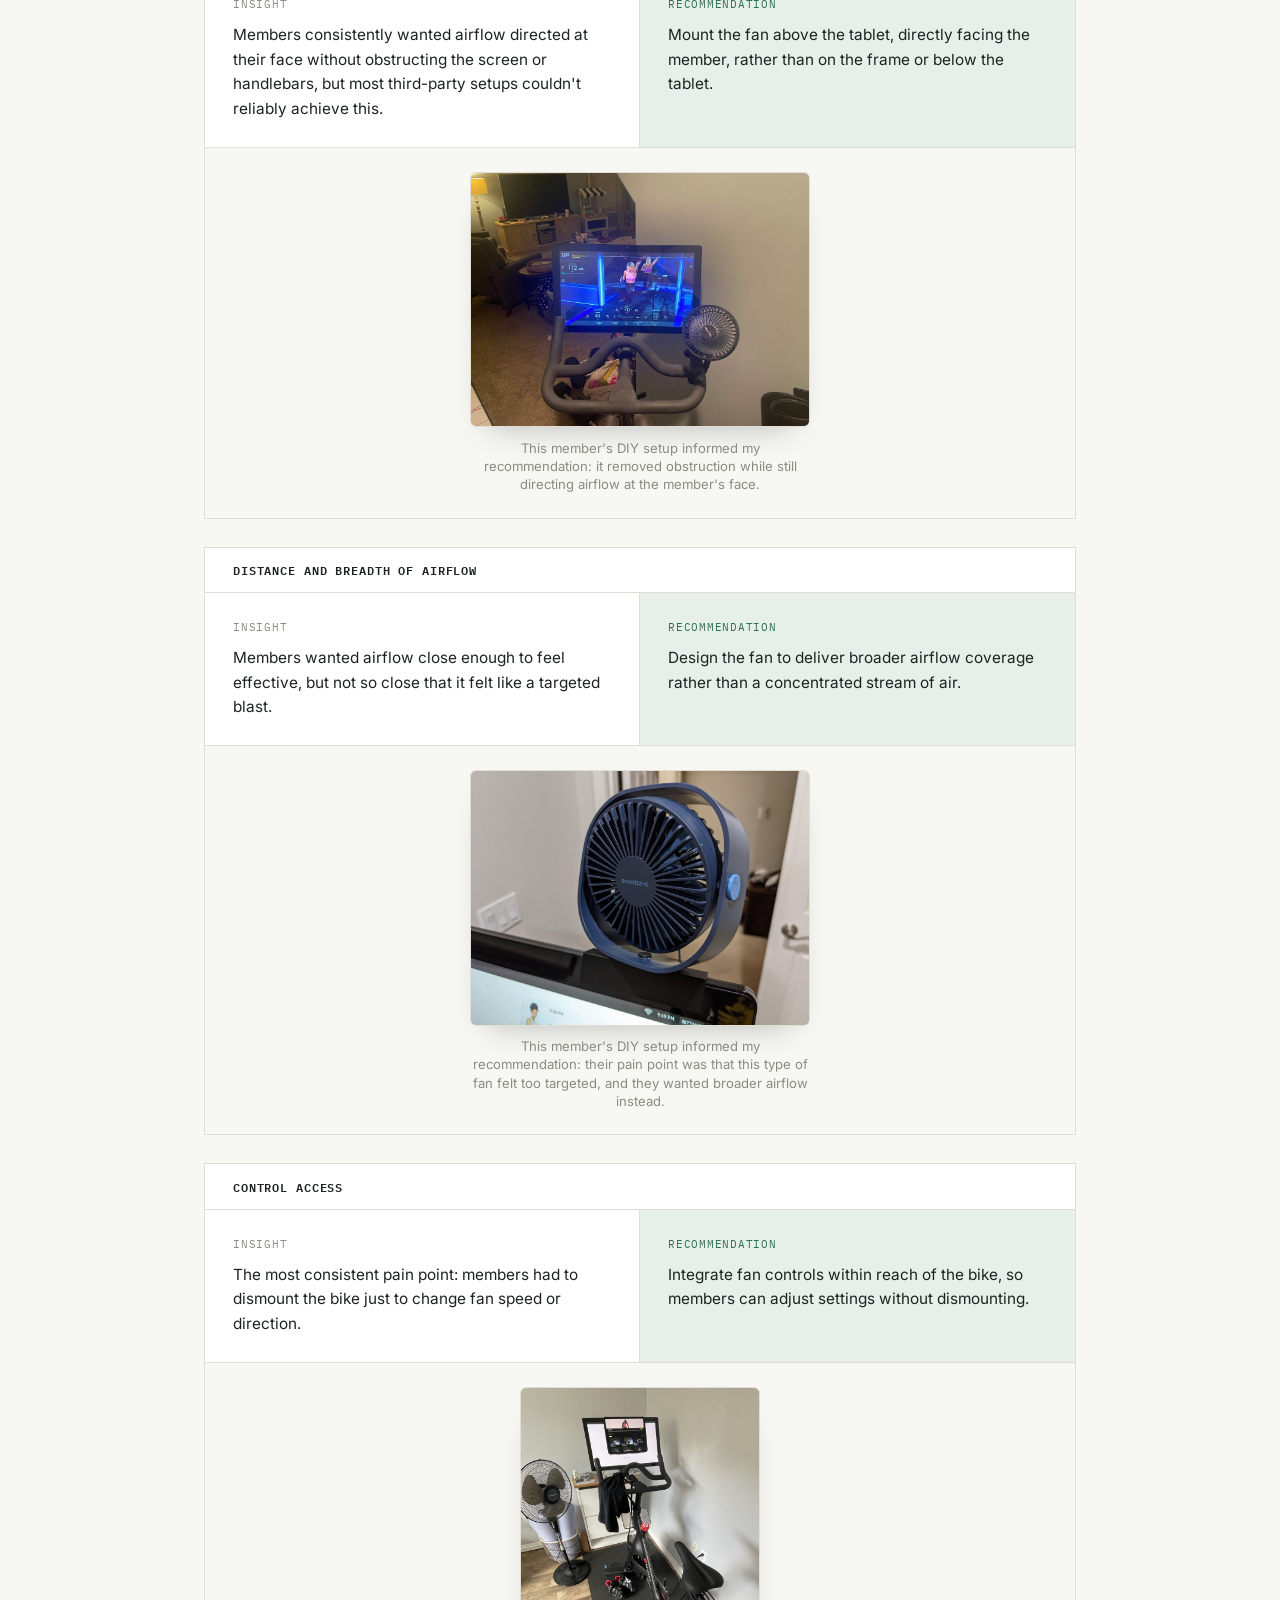
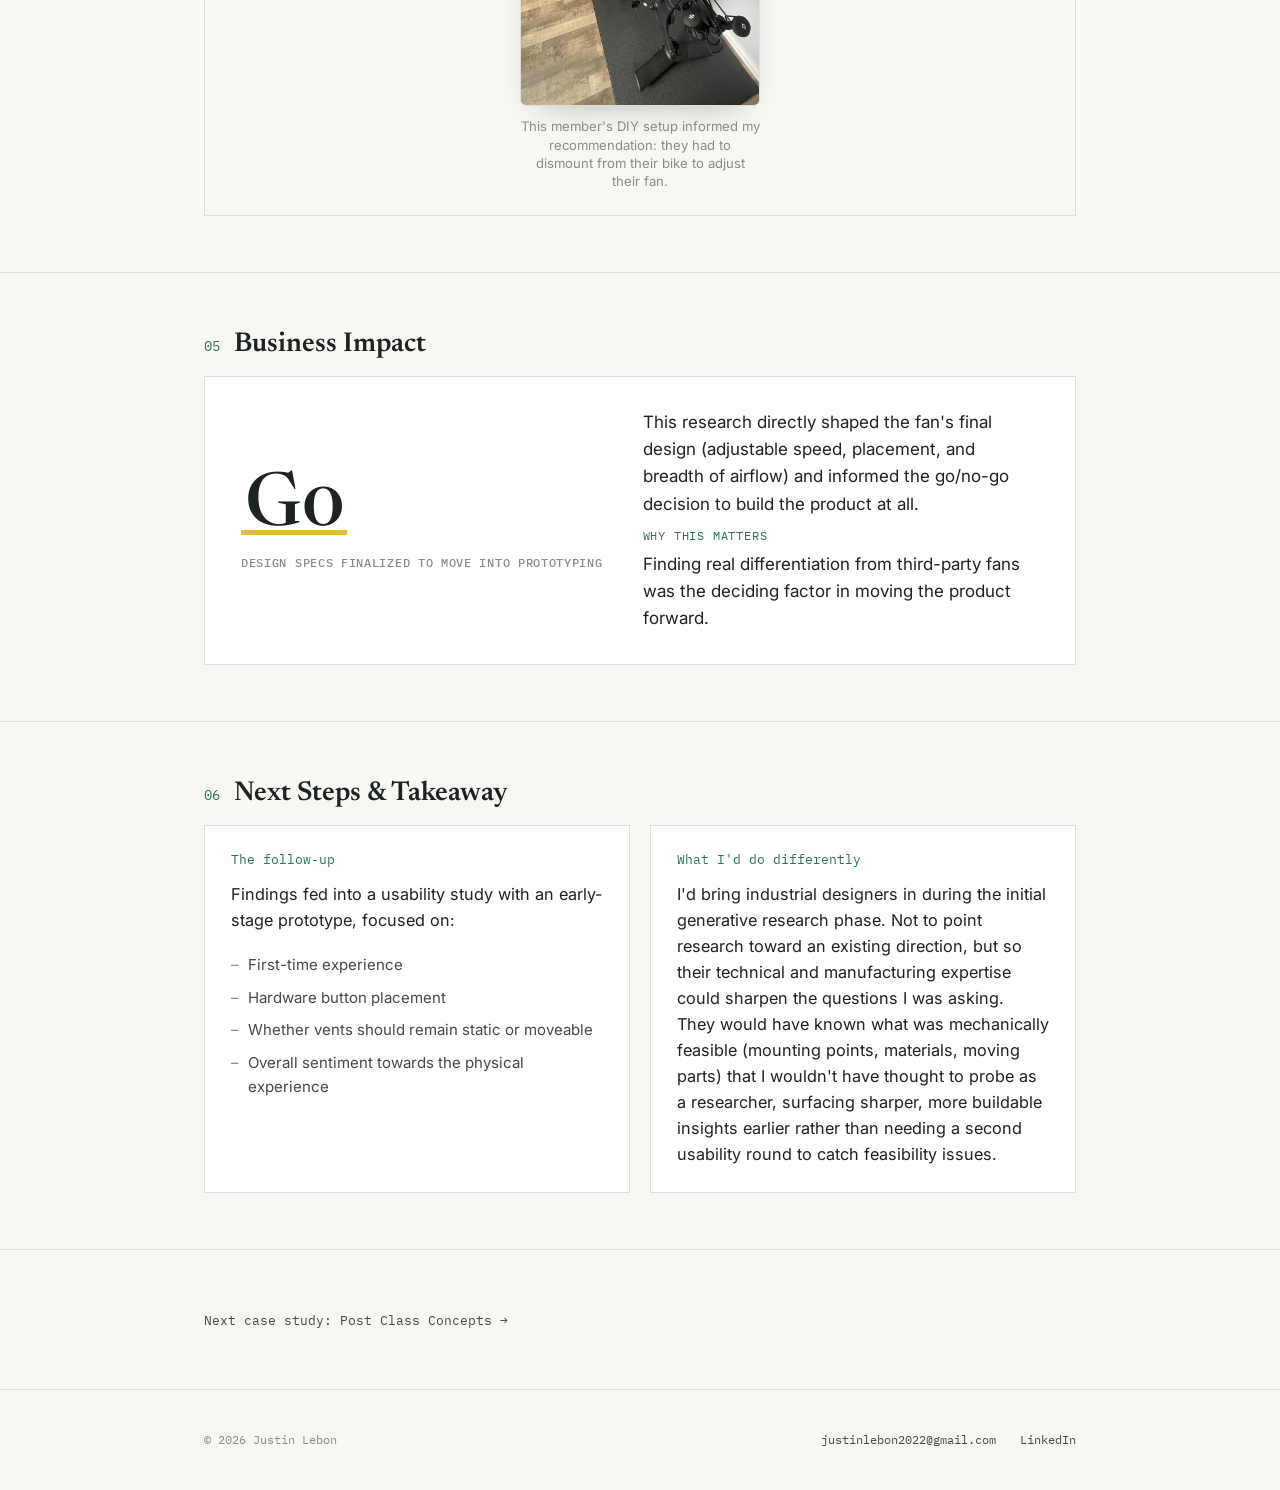
<file: fan.html>
<!DOCTYPE html>
<html lang="en">
<head>
<meta charset="UTF-8">
<meta name="viewport" content="width=device-width, initial-scale=1.0">
<title>Peloton Fan — Justin Lebon</title>
<meta name="description" content="Generative research with 30 Peloton Bike members to define what an ideal fan looks like and inform the go/no-go decision to build it.">
<link rel="preconnect" href="https://fonts.googleapis.com">
<link rel="preconnect" href="https://fonts.gstatic.com" crossorigin>
<link href="https://fonts.googleapis.com/css2?family=Newsreader:wght@400;500;600&family=Inter:wght@400;500;600&family=IBM+Plex+Mono:wght@400;500&display=swap" rel="stylesheet">
<link rel="stylesheet" href="style.css">
</head>
<body>

<header class="site-header">
  <div class="container">
    <a href="index.html" class="brand">Justin Lebon <span>/ UX Research</span></a>
    <nav class="nav-links">
      <a href="index.html#work">Work</a>
      <a href="resume.html">Resume</a>
      <a href="index.html#about">About</a>
      <a href="https://mail.google.com/mail/?view=cm&fs=1&to=justinlebon2022@gmail.com" target="_blank" rel="noopener">Contact</a>
    </nav>
  </div>
</header>

<main>
  <section class="case-hero">
    <div class="container">
      <a href="index.html#work" class="back-link">← All case studies</a>

      <div class="grid">
        <div>
          <img class="company-logo" src="images/peloton-logo.jpg" alt="Peloton logo">
          <span class="eyebrow">Generative Research · Cross-Training Series</span>
          <h1>Peloton Fan</h1>

          <div class="meta-row">
            <div class="cell"><span class="k">Company</span><span class="v">Peloton</span></div>
            <div class="cell"><span class="k">Role</span><span class="v">UX Researcher</span></div>
            <div class="cell"><span class="k">Study</span><span class="v">Remote contextual inquiry (30)</span></div>
            <div class="cell"><span class="k">Impact</span><span class="v mark">Informed the Go decision</span></div>
          </div>
        </div>
        <div class="shots">
          <img src="images/fan-speed.jpg" alt="Peloton fan prototype blowing air across the top of a tablet">
          <img src="images/fan-control.jpg" alt="A member's Peloton Bike with a floor fan beside it">
        </div>
      </div>
    </div>
  </section>

  <section class="case-section">
    <div class="container">
      <div class="section-head"><span class="index">01</span><h2>The Challenge</h2></div>
      <div class="objective-cards reveal">
        <div class="objective-card">
          <span class="num">The objective</span>
          <p>If Peloton were to build a fan, we needed to understand how to improve the member experience and meaningfully outperform third-party fans already on the market.</p>
        </div>
        <div class="objective-card">
          <span class="num">The question</span>
          <p>What does an ideal fan experience look like for Peloton members, and where do existing solutions fall short?</p>
        </div>
      </div>
    </div>
  </section>

  <section class="case-section">
    <div class="container">
      <div class="section-head"><span class="index">02</span><h2>Method &amp; Recruitment</h2></div>
      <div class="method-grid reveal">
        <div class="method-card">
          <div class="method-name">Unmoderated remote contextual inquiry via self-recorded video (30)</div>
          <ul>
            <li><strong>Why this method:</strong> we needed to see actual at-home setups, not just hear members describe them. Where the fan was mounted, how members interacted with it mid-workout, and where friction occurred were things members likely couldn't fully articulate in an interview.</li>
            <li>Asynchronous, self-recorded submissions let me observe real environments and unprompted behavior.</li>
          </ul>
        </div>
        <div class="method-card">
          <div class="method-name">Recruitment: Peloton Bike members already using a third-party fan</div>
          <ul>
            <li>Drawn from the beta testing group, screened for a spread across age group, gender, location, equipment (Bike only), workout frequency with a fan, and workout intensity.</li>
            <li><strong>Why this mix:</strong> fan usage patterns and pain points could plausibly vary by how often and how hard someone trains, so I needed signal across that range rather than a single usage pattern.</li>
          </ul>
        </div>
      </div>
    </div>
  </section>

  <section class="case-section">
    <div class="container">
      <div class="section-head"><span class="index">03</span><h2>Logistics &amp; Process</h2></div>
      <div class="timeline reveal">
        <div class="timeline-phase">
          <span class="phase-num">5 days</span>
          <h3>Scoping &amp; Recruitment</h3>
          <ul>
            <li>Stakeholder meetings</li>
            <li>Determining method</li>
            <li>Creating research brief</li>
            <li>Creating screener</li>
            <li>Programming unmoderated guide into Dscout</li>
          </ul>
        </div>
        <div class="timeline-phase">
          <span class="phase-num">3 days</span>
          <h3>Fielding</h3>
          <ul>
            <li>Reaching out to members</li>
            <li>Collecting video submissions</li>
          </ul>
        </div>
        <div class="timeline-phase">
          <span class="phase-num">6 days</span>
          <h3>Analysis &amp; Report</h3>
          <ul>
            <li>Reviewing video submissions</li>
            <li>Identifying patterns and themes</li>
            <li>Pulling representative quotes and videos</li>
            <li>Drafting insights and recommendations</li>
          </ul>
        </div>
        <div class="timeline-phase">
          <span class="phase-num">1 day</span>
          <h3>Present</h3>
          <ul>
            <li>Presenting findings to PM and design</li>
            <li>Aligning on go/no-go</li>
          </ul>
        </div>
      </div>
      <p class="timeline-total reveal">Total time: ~3 weeks</p>

      <h3 class="timeline-sub">Running the study</h3>
      <div class="timeline three reveal">
        <div class="timeline-phase">
          <span class="phase-num">Step 1</span>
          <h3>Submission instructions</h3>
          <ul><li>Participants received guidelines on what to capture: their fan setup, and how they use it mid-workout.</li></ul>
        </div>
        <div class="timeline-phase">
          <span class="phase-num">Step 2</span>
          <h3>Natural capture</h3>
          <ul><li>Participants filmed their real setup and typical fan use during an actual workout.</li></ul>
        </div>
        <div class="timeline-phase">
          <span class="phase-num">Step 3</span>
          <h3>Fan interaction</h3>
          <ul><li>Participants showed adjusting speed and direction, and any friction they experienced doing so.</li></ul>
        </div>
      </div>

      <h3 class="timeline-sub">How I analyze feedback</h3>
      <div class="timeline three reveal">
        <div class="timeline-phase">
          <span class="phase-num">Review</span>
          <h3>Review sessions</h3>
          <ul><li>Watched recordings and read transcripts for recurring patterns in setup, usage, and friction.</li></ul>
        </div>
        <div class="timeline-phase">
          <span class="phase-num">Log</span>
          <h3>Log themes</h3>
          <ul><li>Documented emerging themes in a data log as they surfaced across sessions.</li></ul>
        </div>
        <div class="timeline-phase">
          <span class="phase-num">Pull</span>
          <h3>Quote and video pulling</h3>
          <ul><li>Manually pulled representative quotes and video clips tied to each theme, for concrete evidence behind each insight.</li></ul>
        </div>
      </div>
    </div>
  </section>

  <section class="case-section">
    <div class="container">
      <div class="section-head"><span class="index">04</span><h2>Findings &amp; Recommendations</h2></div>
      <div class="finding-stack reveal">

        <div class="finding-card">
          <h3 class="fc-title">Fan speed</h3>
          <div class="finding">
            <div class="insight"><span class="tag">Insight</span><p>Members wanted different airflow levels depending on workout intensity. Low, medium, and high effort each called for a different level of airflow.</p></div>
            <div class="recommendation"><span class="tag">Recommendation</span><p>Build three distinct fan speeds, with usability testing as a next step to confirm the right calibration.</p></div>
          </div>
          <div class="evidence solo">
            <figure class="narrow">
              <img src="images/fan-speed.jpg" alt="Fan blowing air across the top of a tablet" loading="lazy">
              <figcaption><span class="tag-impact">Impact</span>Three-speed fan for optimal airflow.</figcaption>
            </figure>
          </div>
        </div>

        <div class="finding-card">
          <h3 class="fc-title">Placement</h3>
          <div class="finding">
            <div class="insight"><span class="tag">Insight</span><p>Members consistently wanted airflow directed at their face without obstructing the screen or handlebars, but most third-party setups couldn't reliably achieve this.</p></div>
            <div class="recommendation"><span class="tag">Recommendation</span><p>Mount the fan above the tablet, directly facing the member, rather than on the frame or below the tablet.</p></div>
          </div>
          <div class="evidence solo">
            <figure>
              <img src="images/fan-placement.jpg" alt="A member's DIY setup with a small fan clipped beside the bike tablet" loading="lazy">
              <figcaption>This member's DIY setup informed my recommendation: it removed obstruction while still directing airflow at the member's face.</figcaption>
            </figure>
          </div>
        </div>

        <div class="finding-card">
          <h3 class="fc-title">Distance and breadth of airflow</h3>
          <div class="finding">
            <div class="insight"><span class="tag">Insight</span><p>Members wanted airflow close enough to feel effective, but not so close that it felt like a targeted blast.</p></div>
            <div class="recommendation"><span class="tag">Recommendation</span><p>Design the fan to deliver broader airflow coverage rather than a concentrated stream of air.</p></div>
          </div>
          <div class="evidence solo">
            <figure>
              <img src="images/fan-airflow.jpg" alt="A small blue desk fan mounted on top of a bike tablet" loading="lazy">
              <figcaption>This member's DIY setup informed my recommendation: their pain point was that this type of fan felt too targeted, and they wanted broader airflow instead.</figcaption>
            </figure>
          </div>
        </div>

        <div class="finding-card">
          <h3 class="fc-title">Control access</h3>
          <div class="finding">
            <div class="insight"><span class="tag">Insight</span><p>The most consistent pain point: members had to dismount the bike just to change fan speed or direction.</p></div>
            <div class="recommendation"><span class="tag">Recommendation</span><p>Integrate fan controls within reach of the bike, so members can adjust settings without dismounting.</p></div>
          </div>
          <div class="evidence solo">
            <figure class="narrow">
              <img src="images/fan-control.jpg" alt="A member's Peloton Bike with a floor fan standing a few feet away" loading="lazy">
              <figcaption>This member's DIY setup informed my recommendation: they had to dismount from their bike to adjust their fan.</figcaption>
            </figure>
          </div>
        </div>

      </div>
    </div>
  </section>

  <section class="case-section">
    <div class="container">
      <div class="section-head"><span class="index">05</span><h2>Business Impact</h2></div>
      <div class="result reveal">
        <div class="big"><span class="mark">Go</span><small>Design specs finalized to move into prototyping</small></div>
        <div>
          <p>This research directly shaped the fan's final design (adjustable speed, placement, and breadth of airflow) and informed the go/no-go decision to build the product at all.</p>
          <p class="why">Why this matters</p>
          <p>Finding real differentiation from third-party fans was the deciding factor in moving the product forward.</p>
        </div>
      </div>
    </div>
  </section>

  <section class="case-section">
    <div class="container">
      <div class="section-head"><span class="index">06</span><h2>Next Steps &amp; Takeaway</h2></div>
      <div class="objective-cards reveal">
        <div class="objective-card">
          <span class="num">The follow-up</span>
          <p>Findings fed into a usability study with an early-stage prototype, focused on:</p>
          <ul class="bullet-note">
            <li>First-time experience</li>
            <li>Hardware button placement</li>
            <li>Whether vents should remain static or moveable</li>
            <li>Overall sentiment towards the physical experience</li>
          </ul>
        </div>
        <div class="objective-card">
          <span class="num">What I'd do differently</span>
          <p>I'd bring industrial designers in during the initial generative research phase. Not to point research toward an existing direction, but so their technical and manufacturing expertise could sharpen the questions I was asking.</p>
          <p>They would have known what was mechanically feasible (mounting points, materials, moving parts) that I wouldn't have thought to probe as a researcher, surfacing sharper, more buildable insights earlier rather than needing a second usability round to catch feasibility issues.</p>
        </div>
      </div>
    </div>
  </section>

  <section class="case-section">
    <div class="container">
      <a href="post-class.html" class="back-link reveal">Next case study: Post Class Concepts →</a>
    </div>
  </section>
</main>

<footer class="site-footer">
  <div class="container">
    <span>© 2026 Justin Lebon</span>
    <div class="footer-links">
      <a href="https://mail.google.com/mail/?view=cm&fs=1&to=justinlebon2022@gmail.com" target="_blank" rel="noopener">justinlebon2022@gmail.com</a>
      <a href="https://www.linkedin.com/in/justin-lebon/" target="_blank" rel="noopener">LinkedIn</a>
    </div>
  </div>
</footer>

<script src="script.js"></script>
</body>
</html>
</file>
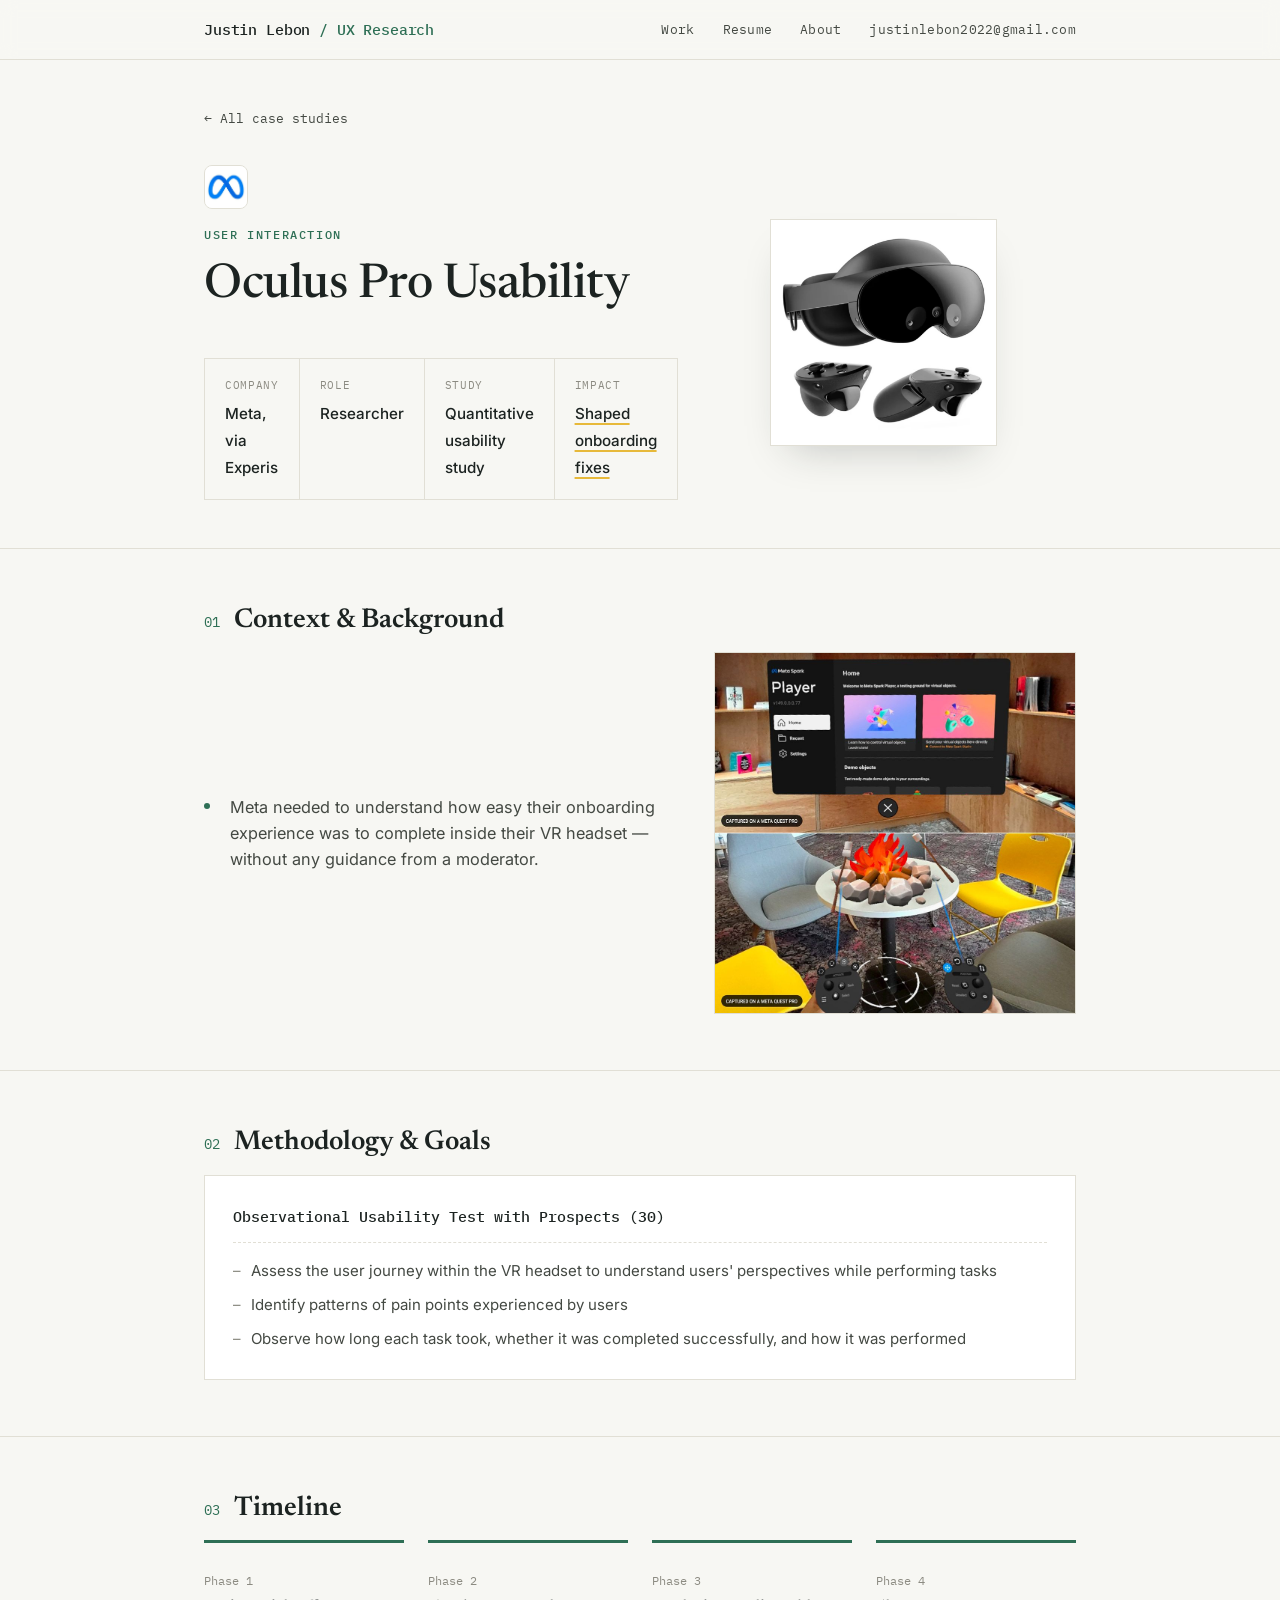
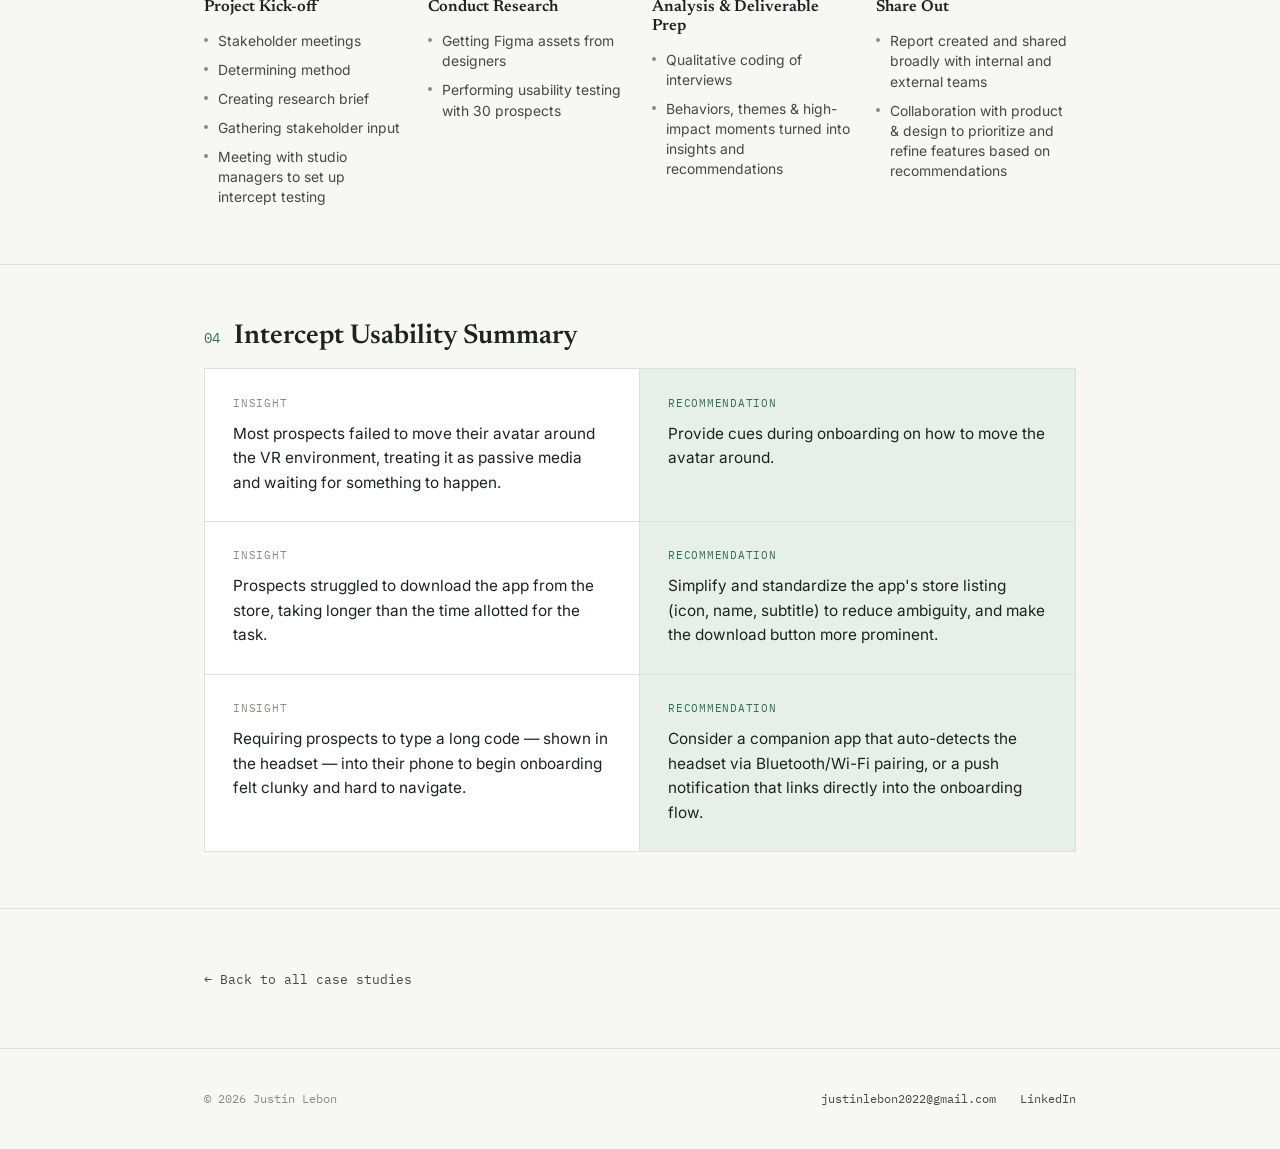
<file: oculus-vr.html>
<!DOCTYPE html>
<html lang="en">
<head>
<meta charset="UTF-8">
<meta name="viewport" content="width=device-width, initial-scale=1.0">
<title>Oculus Pro Usability — Justin Lebon</title>
<meta name="description" content="Observational usability research on VR onboarding for Meta, via Experis.">
<link rel="preconnect" href="https://fonts.googleapis.com">
<link rel="preconnect" href="https://fonts.gstatic.com" crossorigin>
<link href="https://fonts.googleapis.com/css2?family=Newsreader:wght@400;500;600&family=Inter:wght@400;500;600&family=IBM+Plex+Mono:wght@400;500&display=swap" rel="stylesheet">
<link rel="stylesheet" href="style.css">
</head>
<body>

<header class="site-header">
  <div class="container">
    <a href="index.html" class="brand">Justin Lebon <span>/ UX Research</span></a>
    <nav class="nav-links">
      <a href="index.html#work">Work</a>
      <a href="resume.html">Resume</a>
      <a href="index.html#about">About</a>
      <a href="https://mail.google.com/mail/?view=cm&fs=1&to=justinlebon2022@gmail.com" target="_blank" rel="noopener">justinlebon2022@gmail.com</a>
    </nav>
  </div>
</header>

<main>
  <section class="case-hero">
    <div class="container">
      <a href="index.html#work" class="back-link">← All case studies</a>

      <div class="grid">
        <div>
          <img class="company-logo" src="images/meta-logo.jpg" alt="Meta logo">
          <span class="eyebrow">User Interaction</span>
          <h1>Oculus Pro Usability</h1>

          <div class="meta-row">
            <div class="cell"><span class="k">Company</span><span class="v">Meta, via Experis</span></div>
            <div class="cell"><span class="k">Role</span><span class="v">Researcher</span></div>
            <div class="cell"><span class="k">Study</span><span class="v">Quantitative usability study</span></div>
            <div class="cell"><span class="k">Impact</span><span class="v mark">Shaped onboarding fixes</span></div>
          </div>
        </div>
        <div class="shots single">
          <img src="images/oculus-headset.jpg" alt="Meta Quest Pro VR headset with controllers">
        </div>
      </div>
    </div>
  </section>

  <section class="case-section">
    <div class="container">
      <div class="section-head"><span class="index">01</span><h2>Context &amp; Background</h2></div>
      <div class="context-media reveal">
        <ul class="lead-list" style="margin:0;">
          <li>Meta needed to understand how easy their onboarding experience was to complete inside their VR headset — without any guidance from a moderator.</li>
        </ul>
        <div class="art">
          <img src="images/oculus-context.jpg" alt="Meta Spark Player onboarding screen and an AR campfire demo scene">
        </div>
      </div>
    </div>
  </section>

  <section class="case-section">
    <div class="container">
      <div class="section-head"><span class="index">02</span><h2>Methodology &amp; Goals</h2></div>
      <div class="method-grid reveal">
        <div class="method-card" style="grid-column: 1 / -1;">
          <div class="method-name">Observational Usability Test with Prospects (30)</div>
          <ul>
            <li>Assess the user journey within the VR headset to understand users' perspectives while performing tasks</li>
            <li>Identify patterns of pain points experienced by users</li>
            <li>Observe how long each task took, whether it was completed successfully, and how it was performed</li>
          </ul>
        </div>
      </div>
    </div>
  </section>

  <section class="case-section">
    <div class="container">
      <div class="section-head"><span class="index">03</span><h2>Timeline</h2></div>
      <div class="timeline reveal">
        <div class="timeline-phase">
          <span class="phase-num">Phase 1</span>
          <h3>Project Kick-off</h3>
          <ul>
            <li>Stakeholder meetings</li>
            <li>Determining method</li>
            <li>Creating research brief</li>
            <li>Gathering stakeholder input</li>
            <li>Meeting with studio managers to set up intercept testing</li>
          </ul>
        </div>
        <div class="timeline-phase">
          <span class="phase-num">Phase 2</span>
          <h3>Conduct Research</h3>
          <ul>
            <li>Getting Figma assets from designers</li>
            <li>Performing usability testing with 30 prospects</li>
          </ul>
        </div>
        <div class="timeline-phase">
          <span class="phase-num">Phase 3</span>
          <h3>Analysis &amp; Deliverable Prep</h3>
          <ul>
            <li>Qualitative coding of interviews</li>
            <li>Behaviors, themes &amp; high-impact moments turned into insights and recommendations</li>
          </ul>
        </div>
        <div class="timeline-phase">
          <span class="phase-num">Phase 4</span>
          <h3>Share Out</h3>
          <ul>
            <li>Report created and shared broadly with internal and external teams</li>
            <li>Collaboration with product &amp; design to prioritize and refine features based on recommendations</li>
          </ul>
        </div>
      </div>
    </div>
  </section>

  <section class="case-section">
    <div class="container">
      <div class="section-head"><span class="index">04</span><h2>Intercept Usability Summary</h2></div>
      <div class="finding-list reveal">
        <div class="finding">
          <div class="insight"><span class="tag">Insight</span><p>Most prospects failed to move their avatar around the VR environment, treating it as passive media and waiting for something to happen.</p></div>
          <div class="recommendation"><span class="tag">Recommendation</span><p>Provide cues during onboarding on how to move the avatar around.</p></div>
        </div>
        <div class="finding">
          <div class="insight"><span class="tag">Insight</span><p>Prospects struggled to download the app from the store, taking longer than the time allotted for the task.</p></div>
          <div class="recommendation"><span class="tag">Recommendation</span><p>Simplify and standardize the app's store listing (icon, name, subtitle) to reduce ambiguity, and make the download button more prominent.</p></div>
        </div>
        <div class="finding">
          <div class="insight"><span class="tag">Insight</span><p>Requiring prospects to type a long code — shown in the headset — into their phone to begin onboarding felt clunky and hard to navigate.</p></div>
          <div class="recommendation"><span class="tag">Recommendation</span><p>Consider a companion app that auto-detects the headset via Bluetooth/Wi-Fi pairing, or a push notification that links directly into the onboarding flow.</p></div>
        </div>
      </div>
    </div>
  </section>

  <section class="case-section">
    <div class="container">
      <a href="index.html#work" class="back-link reveal">← Back to all case studies</a>
    </div>
  </section>
</main>

<footer class="site-footer">
  <div class="container">
    <span>© 2026 Justin Lebon</span>
    <div class="footer-links">
      <a href="https://mail.google.com/mail/?view=cm&fs=1&to=justinlebon2022@gmail.com" target="_blank" rel="noopener">justinlebon2022@gmail.com</a>
      <a href="https://www.linkedin.com/in/justin-lebon/" target="_blank" rel="noopener">LinkedIn</a>
    </div>
  </div>
</footer>

<script src="script.js"></script>
</body>
</html>
</file>
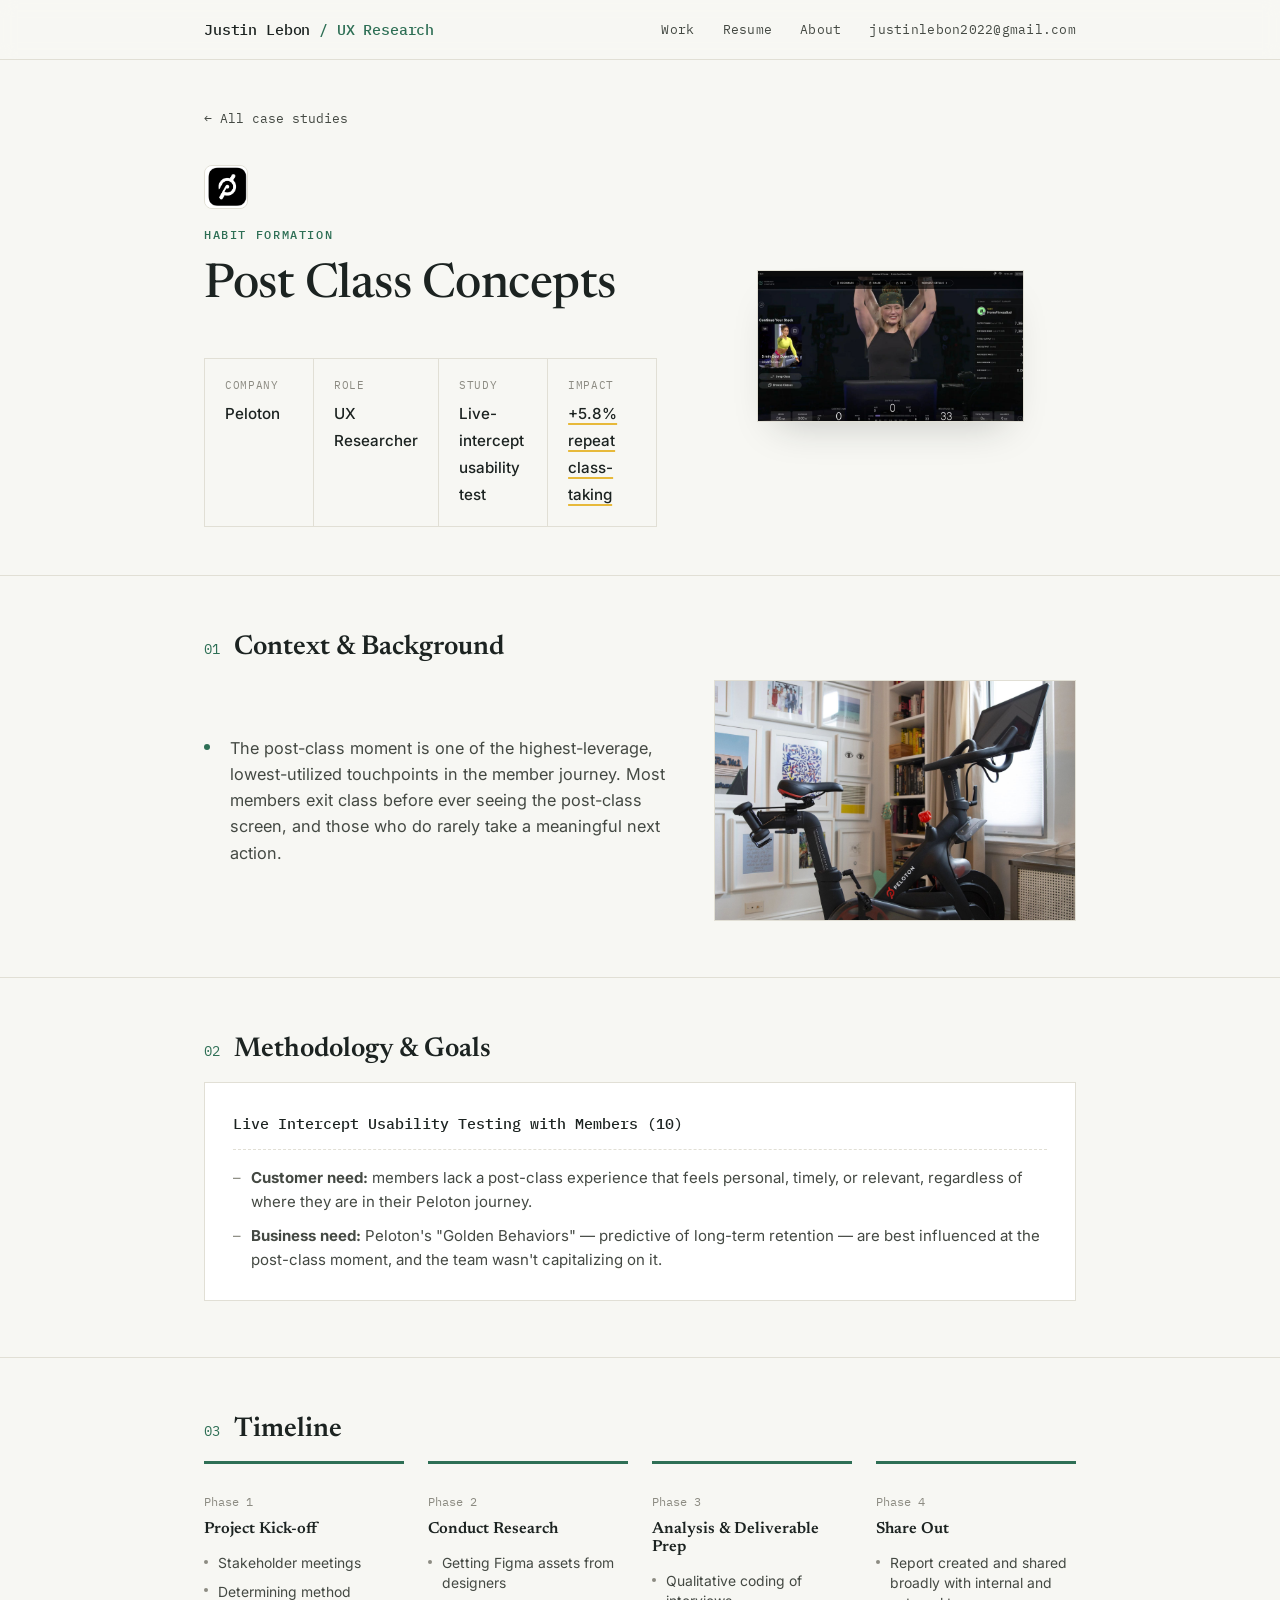
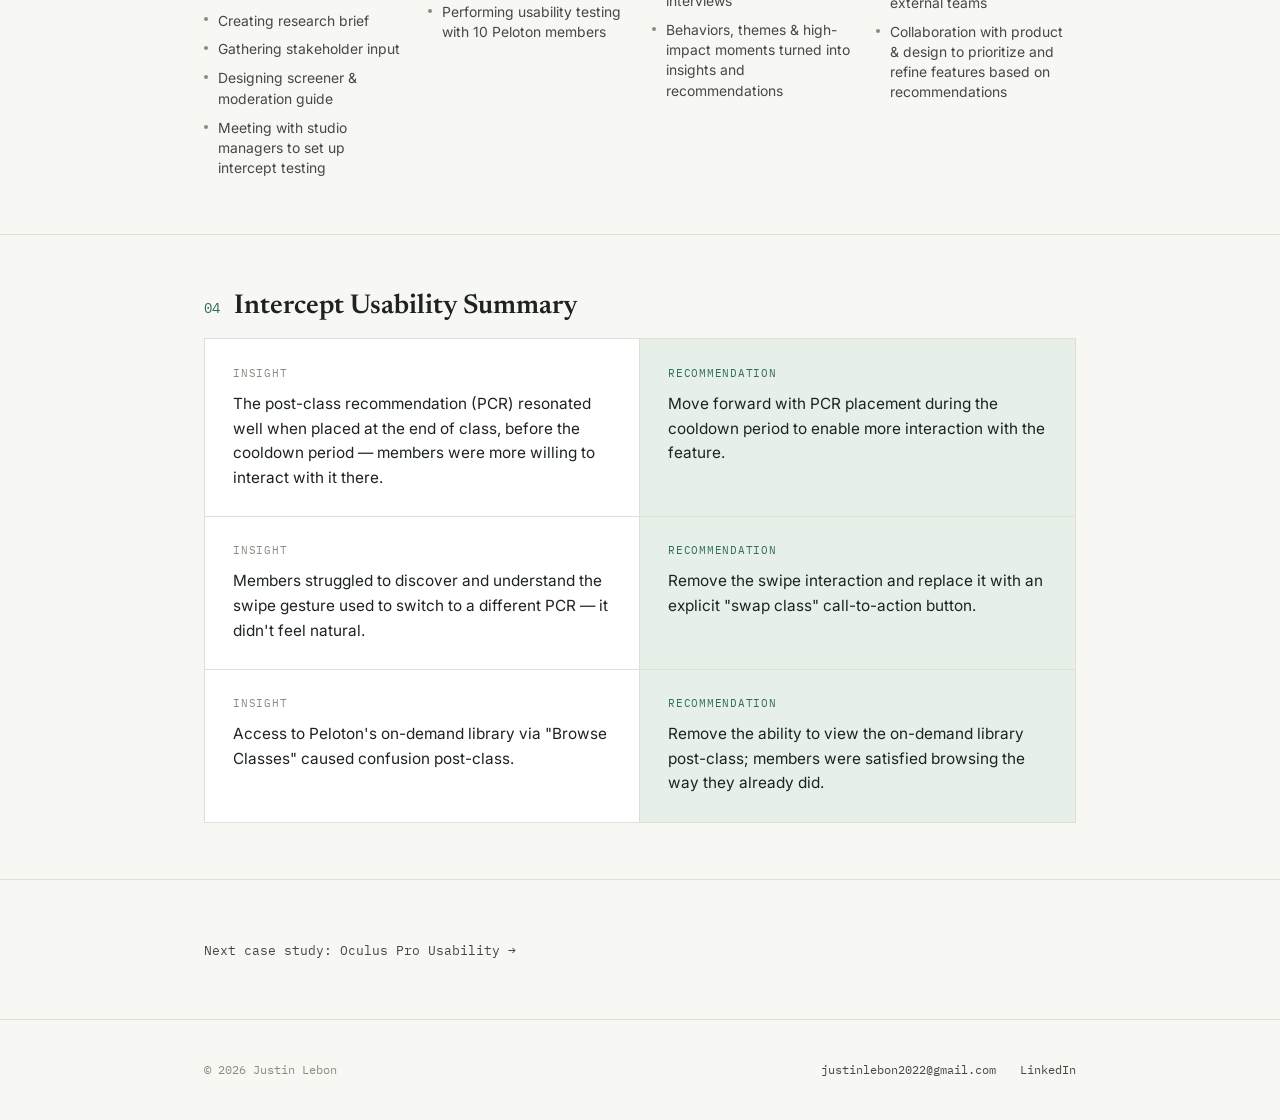
<file: post-class.html>
<!DOCTYPE html>
<html lang="en">
<head>
<meta charset="UTF-8">
<meta name="viewport" content="width=device-width, initial-scale=1.0">
<title>Post Class Concepts — Justin Lebon</title>
<meta name="description" content="Live-intercept usability testing that increased repeat class-taking by 5.8%.">
<link rel="preconnect" href="https://fonts.googleapis.com">
<link rel="preconnect" href="https://fonts.gstatic.com" crossorigin>
<link href="https://fonts.googleapis.com/css2?family=Newsreader:wght@400;500;600&family=Inter:wght@400;500;600&family=IBM+Plex+Mono:wght@400;500&display=swap" rel="stylesheet">
<link rel="stylesheet" href="style.css">
</head>
<body>

<header class="site-header">
  <div class="container">
    <a href="index.html" class="brand">Justin Lebon <span>/ UX Research</span></a>
    <nav class="nav-links">
      <a href="index.html#work">Work</a>
      <a href="resume.html">Resume</a>
      <a href="index.html#about">About</a>
      <a href="https://mail.google.com/mail/?view=cm&fs=1&to=justinlebon2022@gmail.com" target="_blank" rel="noopener">justinlebon2022@gmail.com</a>
    </nav>
  </div>
</header>

<main>
  <section class="case-hero">
    <div class="container">
      <a href="index.html#work" class="back-link">← All case studies</a>

      <div class="grid">
        <div>
          <img class="company-logo" src="images/peloton-logo.jpg" alt="Peloton logo">
          <span class="eyebrow">Habit Formation</span>
          <h1>Post Class Concepts</h1>

          <div class="meta-row">
            <div class="cell"><span class="k">Company</span><span class="v">Peloton</span></div>
            <div class="cell"><span class="k">Role</span><span class="v">UX Researcher</span></div>
            <div class="cell"><span class="k">Study</span><span class="v">Live-intercept usability test</span></div>
            <div class="cell"><span class="k">Impact</span><span class="v mark">+5.8% repeat class-taking</span></div>
          </div>
        </div>
        <div class="shots single">
          <img src="images/postclass-workoutcomplete.jpg" alt="Post-class recommendation screen after a completed workout">
        </div>
      </div>
    </div>
  </section>

  <section class="case-section">
    <div class="container">
      <div class="section-head"><span class="index">01</span><h2>Context &amp; Background</h2></div>
      <div class="context-media reveal">
        <ul class="lead-list" style="margin:0;">
          <li>The post-class moment is one of the highest-leverage, lowest-utilized touchpoints in the member journey. Most members exit class before ever seeing the post-class screen, and those who do rarely take a meaningful next action.</li>
        </ul>
        <div class="art">
          <img src="images/postclass-bike.jpg" alt="Peloton bike set up in a living room">
        </div>
      </div>
    </div>
  </section>

  <section class="case-section">
    <div class="container">
      <div class="section-head"><span class="index">02</span><h2>Methodology &amp; Goals</h2></div>
      <div class="method-grid reveal">
        <div class="method-card" style="grid-column: 1 / -1;">
          <div class="method-name">Live Intercept Usability Testing with Members (10)</div>
          <ul>
            <li><strong>Customer need:</strong> members lack a post-class experience that feels personal, timely, or relevant, regardless of where they are in their Peloton journey.</li>
            <li><strong>Business need:</strong> Peloton's "Golden Behaviors" — predictive of long-term retention — are best influenced at the post-class moment, and the team wasn't capitalizing on it.</li>
          </ul>
        </div>
      </div>
    </div>
  </section>

  <section class="case-section">
    <div class="container">
      <div class="section-head"><span class="index">03</span><h2>Timeline</h2></div>
      <div class="timeline reveal">
        <div class="timeline-phase">
          <span class="phase-num">Phase 1</span>
          <h3>Project Kick-off</h3>
          <ul>
            <li>Stakeholder meetings</li>
            <li>Determining method</li>
            <li>Creating research brief</li>
            <li>Gathering stakeholder input</li>
            <li>Designing screener &amp; moderation guide</li>
            <li>Meeting with studio managers to set up intercept testing</li>
          </ul>
        </div>
        <div class="timeline-phase">
          <span class="phase-num">Phase 2</span>
          <h3>Conduct Research</h3>
          <ul>
            <li>Getting Figma assets from designers</li>
            <li>Performing usability testing with 10 Peloton members</li>
          </ul>
        </div>
        <div class="timeline-phase">
          <span class="phase-num">Phase 3</span>
          <h3>Analysis &amp; Deliverable Prep</h3>
          <ul>
            <li>Qualitative coding of interviews</li>
            <li>Behaviors, themes &amp; high-impact moments turned into insights and recommendations</li>
          </ul>
        </div>
        <div class="timeline-phase">
          <span class="phase-num">Phase 4</span>
          <h3>Share Out</h3>
          <ul>
            <li>Report created and shared broadly with internal and external teams</li>
            <li>Collaboration with product &amp; design to prioritize and refine features based on recommendations</li>
          </ul>
        </div>
      </div>
    </div>
  </section>

  <section class="case-section">
    <div class="container">
      <div class="section-head"><span class="index">04</span><h2>Intercept Usability Summary</h2></div>
      <div class="finding-list reveal">
        <div class="finding">
          <div class="insight"><span class="tag">Insight</span><p>The post-class recommendation (PCR) resonated well when placed at the end of class, before the cooldown period — members were more willing to interact with it there.</p></div>
          <div class="recommendation"><span class="tag">Recommendation</span><p>Move forward with PCR placement during the cooldown period to enable more interaction with the feature.</p></div>
        </div>
        <div class="finding">
          <div class="insight"><span class="tag">Insight</span><p>Members struggled to discover and understand the swipe gesture used to switch to a different PCR — it didn't feel natural.</p></div>
          <div class="recommendation"><span class="tag">Recommendation</span><p>Remove the swipe interaction and replace it with an explicit "swap class" call-to-action button.</p></div>
        </div>
        <div class="finding">
          <div class="insight"><span class="tag">Insight</span><p>Access to Peloton's on-demand library via "Browse Classes" caused confusion post-class.</p></div>
          <div class="recommendation"><span class="tag">Recommendation</span><p>Remove the ability to view the on-demand library post-class; members were satisfied browsing the way they already did.</p></div>
        </div>
      </div>
    </div>
  </section>

  <section class="case-section">
    <div class="container">
      <a href="oculus-vr.html" class="back-link reveal">Next case study: Oculus Pro Usability →</a>
    </div>
  </section>
</main>

<footer class="site-footer">
  <div class="container">
    <span>© 2026 Justin Lebon</span>
    <div class="footer-links">
      <a href="https://mail.google.com/mail/?view=cm&fs=1&to=justinlebon2022@gmail.com" target="_blank" rel="noopener">justinlebon2022@gmail.com</a>
      <a href="https://www.linkedin.com/in/justin-lebon/" target="_blank" rel="noopener">LinkedIn</a>
    </div>
  </div>
</footer>

<script src="script.js"></script>
</body>
</html>
</file>
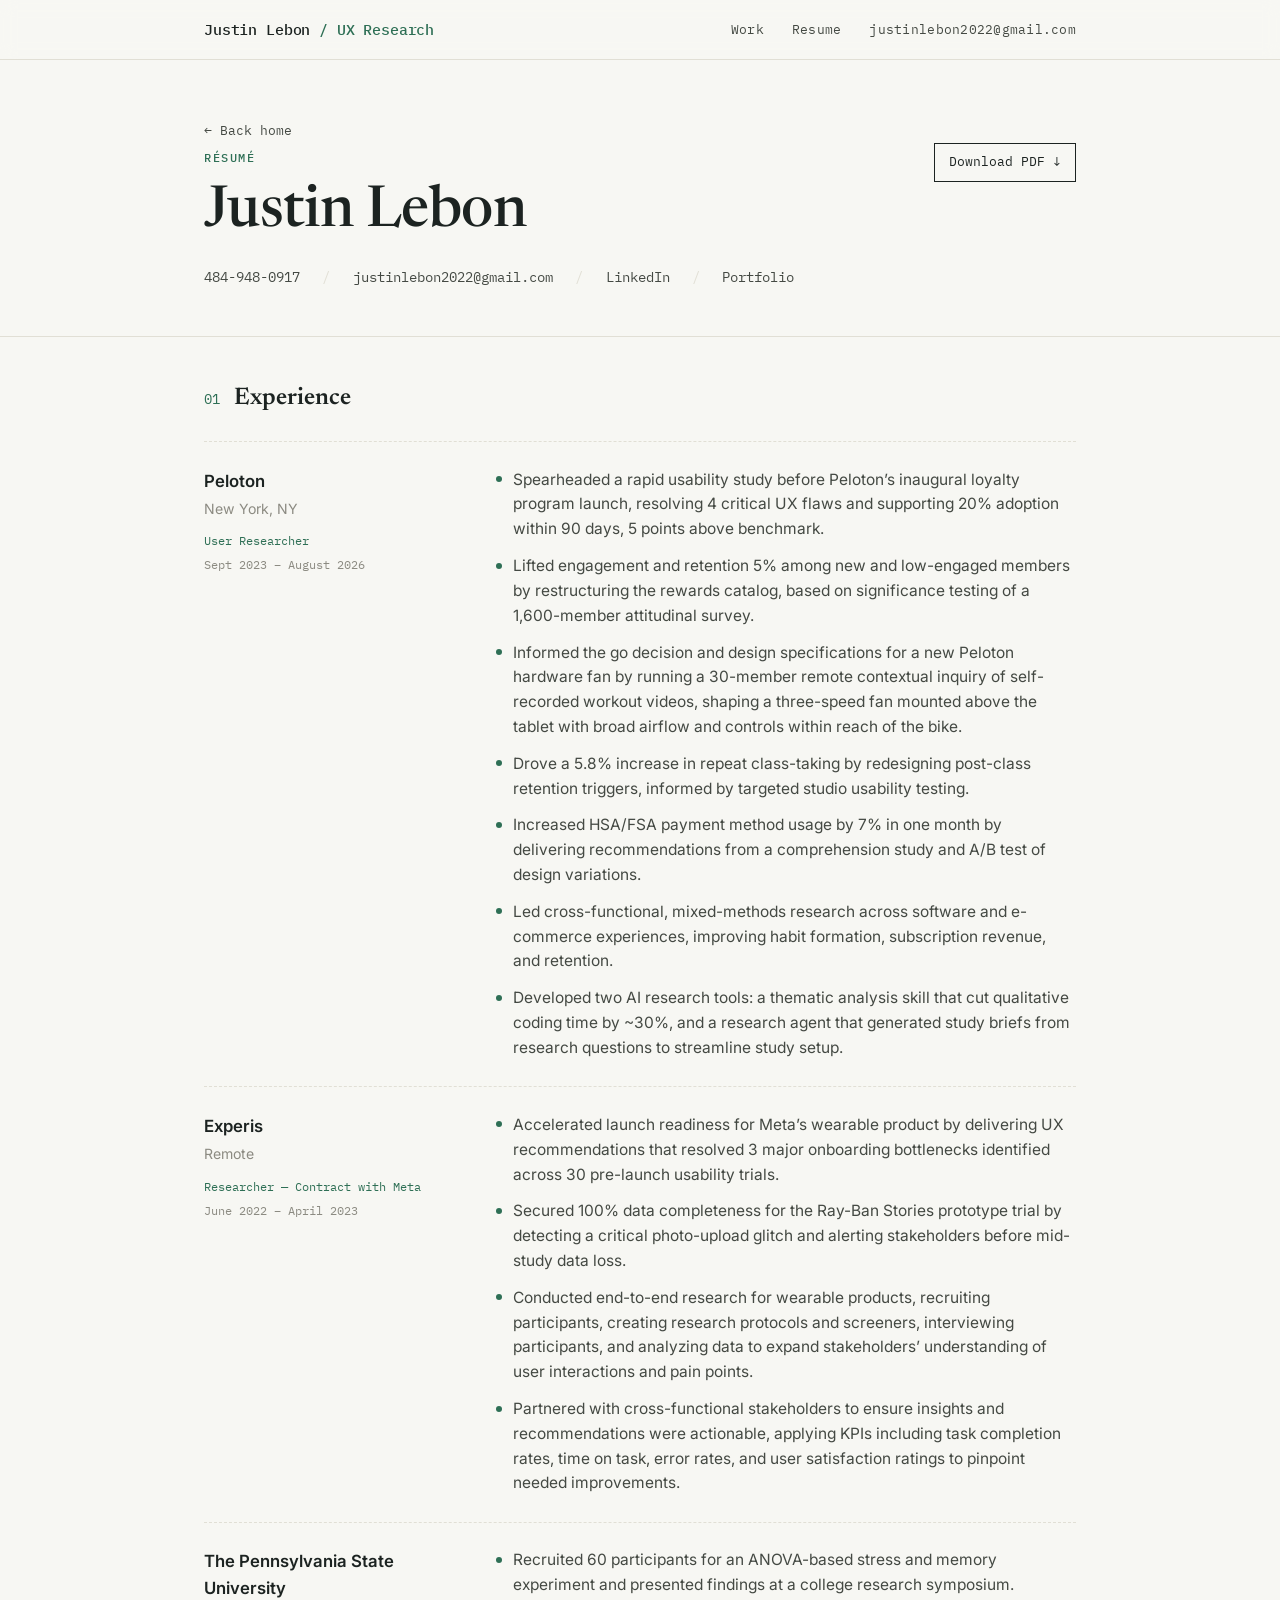
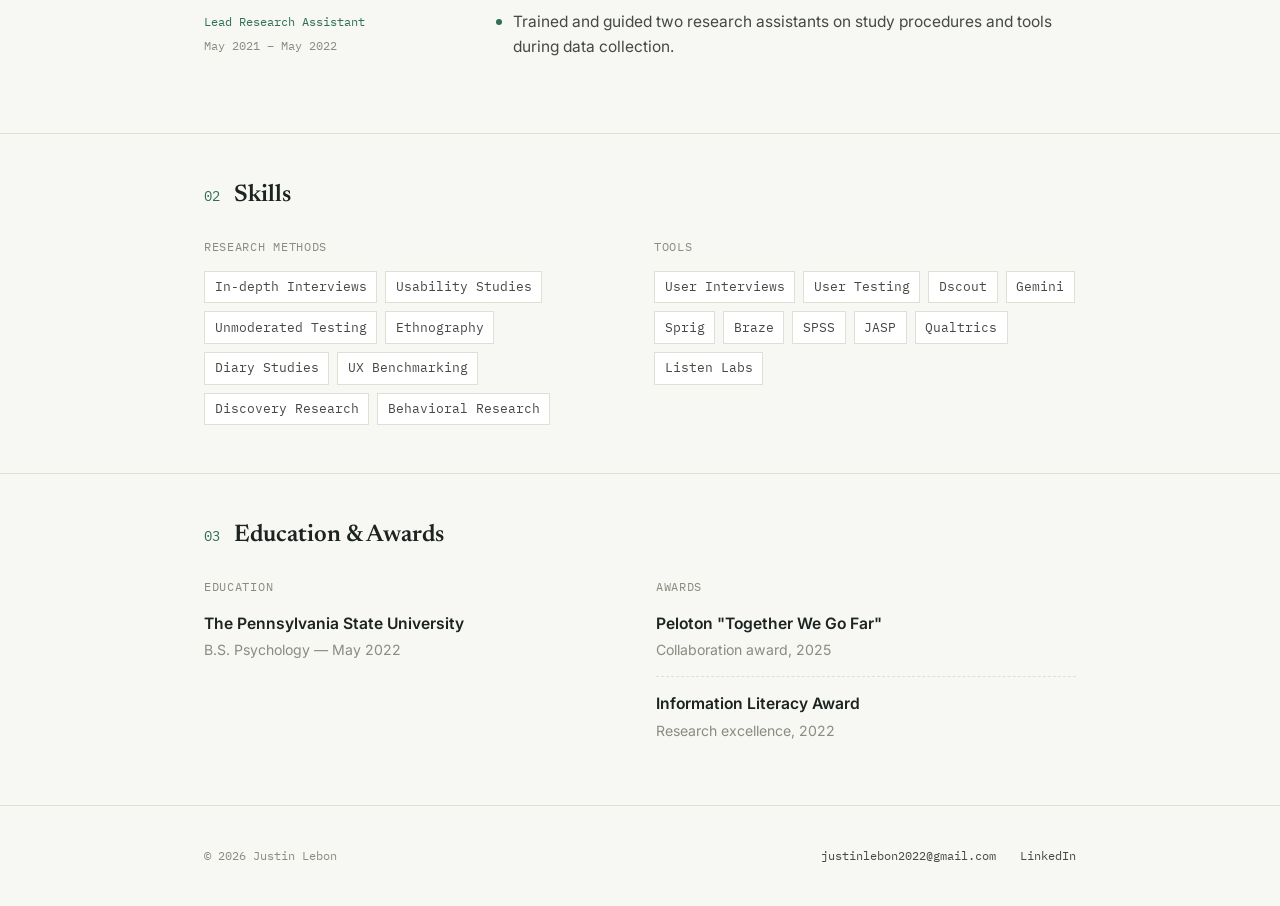
<file: resume.html>
<!DOCTYPE html>
<html lang="en">
<head>
<meta charset="UTF-8">
<meta name="viewport" content="width=device-width, initial-scale=1.0">
<title>Resume — Justin Lebon</title>
<meta name="description" content="Résumé for Justin Lebon, User Researcher at Peloton with a background in psychology.">
<link rel="preconnect" href="https://fonts.googleapis.com">
<link rel="preconnect" href="https://fonts.gstatic.com" crossorigin>
<link href="https://fonts.googleapis.com/css2?family=Newsreader:wght@400;500;600&family=Inter:wght@400;500;600&family=IBM+Plex+Mono:wght@400;500&display=swap" rel="stylesheet">
<link rel="stylesheet" href="style.css">
</head>
<body>

<header class="site-header">
  <div class="container">
    <a href="index.html" class="brand">Justin Lebon <span>/ UX Research</span></a>
    <nav class="nav-links">
      <a href="index.html#work">Work</a>
      <a href="resume.html">Resume</a>
      <a href="https://mail.google.com/mail/?view=cm&fs=1&to=justinlebon2022@gmail.com" target="_blank" rel="noopener">justinlebon2022@gmail.com</a>
    </nav>
  </div>
</header>

<main>
  <section class="resume-hero">
    <div class="container">
      <a href="index.html" class="back-link">← Back home</a>

      <div class="top-row">
        <div>
          <span class="eyebrow">Résumé</span>
          <h1>Justin Lebon</h1>
          <div class="resume-contact">
            <a href="tel:4849480917">484-948-0917</a>
            <span class="sep">/</span>
             <a href="https://mail.google.com/mail/?view=cm&fs=1&to=justinlebon2022@gmail.com" target="_blank" rel="noopener">justinlebon2022@gmail.com</a>
            <span class="sep">/</span>
            <a href="https://www.linkedin.com/in/justin-lebon/" target="_blank" rel="noopener">LinkedIn</a>
            <span class="sep">/</span>
            <a href="index.html">Portfolio</a>
          </div>
        </div>
        <a class="btn-download" href="files/justin-lebon-resume.pdf" download>Download PDF ↓</a>
      </div>
    </div>
  </section>

  <section class="resume-section">
    <div class="container">
      <div class="section-head"><span class="index">01</span><h2>Experience</h2></div>

      <div class="job reveal">
        <div class="job-meta">
          <span class="company">Peloton</span>
          <span class="place">New York, NY</span>
          <span class="role">User Researcher</span>
          <span class="dates">Sept 2023 – August 2026</span>
        </div>
        <ul>
          <li>Spearheaded a rapid usability study before Peloton’s inaugural loyalty program launch, resolving 4 critical UX flaws and supporting 20% adoption within 90 days, 5 points above benchmark.</li>
          <li>Lifted engagement and retention 5% among new and low-engaged members by restructuring the rewards catalog, based on significance testing of a 1,600-member attitudinal survey.</li>
          <li>Informed the go decision and design specifications for a new Peloton hardware fan by running a 30-member remote contextual inquiry of self-recorded workout videos, shaping a three-speed fan mounted above the tablet with broad airflow and controls within reach of the bike.</li>
          <li>Drove a 5.8% increase in repeat class-taking by redesigning post-class retention triggers, informed by targeted studio usability testing.</li>
          <li>Increased HSA/FSA payment method usage by 7% in one month by delivering recommendations from a comprehension study and A/B test of design variations.</li>
          <li>Led cross-functional, mixed-methods research across software and e-commerce experiences, improving habit formation, subscription revenue, and retention.</li>
          <li>Developed two AI research tools: a thematic analysis skill that cut qualitative coding time by ~30%, and a research agent that generated study briefs from research questions to streamline study setup.</li>
        </ul>
      </div>

      <div class="job reveal">
        <div class="job-meta">
          <span class="company">Experis</span>
          <span class="place">Remote</span>
          <span class="role">Researcher — Contract with Meta</span>
          <span class="dates">June 2022 – April 2023</span>
        </div>
        <ul>
          <li>Accelerated launch readiness for Meta’s wearable product by delivering UX recommendations that resolved 3 major onboarding bottlenecks identified across 30 pre-launch usability trials.</li>
          <li>Secured 100% data completeness for the Ray-Ban Stories prototype trial by detecting a critical photo-upload glitch and alerting stakeholders before mid-study data loss.</li>
          <li>Conducted end-to-end research for wearable products, recruiting participants, creating research protocols and screeners, interviewing participants, and analyzing data to expand stakeholders’ understanding of user interactions and pain points.</li>
          <li>Partnered with cross-functional stakeholders to ensure insights and recommendations were actionable, applying KPIs including task completion rates, time on task, error rates, and user satisfaction ratings to pinpoint needed improvements.</li>
        </ul>
      </div>

      <div class="job reveal">
        <div class="job-meta">
          <span class="company">The Pennsylvania State University</span>
          <span class="role">Lead Research Assistant</span>
          <span class="dates">May 2021 – May 2022</span>
        </div>
        <ul>
          <li>Recruited 60 participants for an ANOVA-based stress and memory experiment and presented findings at a college research symposium.</li>
          <li>Trained and guided two research assistants on study procedures and tools during data collection.</li>
        </ul>
      </div>
    </div>
  </section>

  <section class="resume-section">
    <div class="container">
      <div class="section-head"><span class="index">02</span><h2>Skills</h2></div>
      <div class="skills-grid reveal">
        <div class="skill-group">
          <span class="label">Research Methods</span>
          <div class="chip-row">
            <span class="chip">In-depth Interviews</span>
            <span class="chip">Usability Studies</span>
            <span class="chip">Unmoderated Testing</span>
            <span class="chip">Ethnography</span>
            <span class="chip">Diary Studies</span>
            <span class="chip">UX Benchmarking</span>
            <span class="chip">Discovery Research</span>
            <span class="chip">Behavioral Research</span>
          </div>
        </div>
        <div class="skill-group">
          <span class="label">Tools</span>
          <div class="chip-row">
            <span class="chip">User Interviews</span>
            <span class="chip">User Testing</span>
            <span class="chip">Dscout</span>
            <span class="chip">Gemini</span>
            <span class="chip">Sprig</span>
            <span class="chip">Braze</span>
            <span class="chip">SPSS</span>
            <span class="chip">JASP</span>
            <span class="chip">Qualtrics</span>
            <span class="chip">Listen Labs</span>
          </div>
        </div>
      </div>
    </div>
  </section>

  <section class="resume-section">
    <div class="container">
      <div class="section-head"><span class="index">03</span><h2>Education &amp; Awards</h2></div>
      <div class="edu-award reveal">
        <div class="block">
          <span class="label">Education</span>
          <div class="item">
            <div class="name">The Pennsylvania State University</div>
            <div class="detail">B.S. Psychology — May 2022</div>
          </div>
        </div>
        <div class="block">
          <span class="label">Awards</span>
          <div class="item">
            <div class="name">Peloton "Together We Go Far"</div>
            <div class="detail">Collaboration award, 2025</div>
          </div>
          <div class="item">
            <div class="name">Information Literacy Award</div>
            <div class="detail">Research excellence, 2022</div>
          </div>
        </div>
      </div>
    </div>
  </section>
</main>

<footer class="site-footer">
  <div class="container">
    <span>© 2026 Justin Lebon</span>
    <div class="footer-links">
      <a href="https://mail.google.com/mail/?view=cm&fs=1&to=justinlebon2022@gmail.com" target="_blank" rel="noopener">justinlebon2022@gmail.com</a>
      <a href="https://www.linkedin.com/in/justin-lebon/" target="_blank" rel="noopener">LinkedIn</a>
    </div>
  </div>
</footer>

<script src="script.js"></script>
</body>
</html>
</file>
<file: style.css>
/* ===========================================================
   Justin Lebon — UX Research Portfolio
   Design language: "field notes" — a researcher's annotated
   notebook. Paper ground, ink type, forest-green signal color
   for data/impact, and a marker-highlighter accent used only
   on the numbers that matter.
   =========================================================== */

:root {
  /* color */
  --paper: #F7F7F3;
  --paper-raised: #FFFFFF;
  --ink: #1C2321;
  --ink-soft: #444943;
  --muted: #8C8B82;
  --line: #E1DFD5;
  --signal: #2E6F55;      /* forest green — data, links, accents */
  --signal-soft: #E7EFE9; /* pale wash of signal for chips/backgrounds */
  --mark: #E7B93A;        /* marker-highlighter gold */
  --mark-soft: #FBEFCB;

  /* type */
  --font-display: "Newsreader", Georgia, serif;
  --font-body: "Inter", -apple-system, BlinkMacSystemFont, sans-serif;
  --font-mono: "IBM Plex Mono", ui-monospace, monospace;

  /* layout */
  --max: 920px;
  --edge: 1.5rem;
}

* { box-sizing: border-box; }

html {
  scroll-behavior: smooth;
}

@media (prefers-reduced-motion: reduce) {
  html { scroll-behavior: auto; }
  *, *::before, *::after {
    animation-duration: 0.01ms !important;
    animation-iteration-count: 1 !important;
    transition-duration: 0.01ms !important;
    scroll-behavior: auto !important;
  }
}

body {
  margin: 0;
  background: var(--paper);
  color: var(--ink);
  font-family: var(--font-body);
  font-size: 17px;
  line-height: 1.6;
  -webkit-font-smoothing: antialiased;
}

::selection {
  background: var(--mark-soft);
  color: var(--ink);
}

a {
  color: var(--signal);
  text-decoration: none;
}
a:hover { text-decoration: underline; }

:focus-visible {
  outline: 2px solid var(--signal);
  outline-offset: 3px;
  border-radius: 2px;
}

img { max-width: 100%; display: block; }

.container {
  max-width: var(--max);
  margin: 0 auto;
  padding: 0 var(--edge);
}

.eyebrow {
  font-family: var(--font-mono);
  font-size: 0.72rem;
  letter-spacing: 0.14em;
  text-transform: uppercase;
  color: var(--signal);
  font-weight: 500;
}
.eyebrow.muted { color: var(--muted); }

h1, h2, h3 {
  font-family: var(--font-display);
  font-weight: 600;
  color: var(--ink);
  line-height: 1.15;
  margin: 0;
}

h1 { font-size: clamp(2.4rem, 5vw, 3.6rem); font-weight: 500; letter-spacing: -0.01em; }
h2 { font-size: clamp(1.5rem, 3vw, 2rem); }
h3 { font-size: 1.15rem; font-weight: 600; }

p { margin: 0.75em 0; color: var(--ink-soft); }

/* ---------- marker highlight, the signature element ---------- */
.mark {
  background-image: linear-gradient(var(--mark) 0 0);
  background-repeat: no-repeat;
  background-size: 100% 0.42em;
  background-position: 0 82%;
  padding: 0 0.08em;
  font-style: normal;
}

.meta-row .cell .v.mark {
  background-image: none;
  padding: 0;
  text-decoration: underline;
  text-decoration-color: var(--mark);
  text-decoration-thickness: 2px;
  text-underline-offset: 4px;
}

/* ---------- header ---------- */
.site-header {
  position: sticky;
  top: 0;
  z-index: 20;
  background: rgba(247, 247, 243, 0.88);
  backdrop-filter: blur(8px);
  border-bottom: 1px solid var(--line);
}
.site-header .container {
  display: flex;
  align-items: center;
  justify-content: space-between;
  padding-top: 1.1rem;
  padding-bottom: 1.1rem;
}
.brand {
  font-family: var(--font-mono);
  font-size: 0.92rem;
  color: var(--ink);
  font-weight: 500;
  letter-spacing: -0.01em;
}
.brand:hover { text-decoration: none; color: var(--signal); }
.brand span { color: var(--signal); }

.nav-links {
  display: flex;
  gap: 1.75rem;
  font-family: var(--font-mono);
  font-size: 0.82rem;
  letter-spacing: 0.02em;
}
.nav-links a { color: var(--ink-soft); }
.nav-links a:hover { color: var(--signal); }

.back-link {
  font-family: var(--font-mono);
  font-size: 0.82rem;
  color: var(--ink-soft);
  display: inline-flex;
  align-items: center;
  gap: 0.4em;
}
.back-link:hover { color: var(--signal); text-decoration: none; }

/* ---------- hero ---------- */
.hero {
  padding: 5rem 0 4rem;
  border-bottom: 1px solid var(--line);
}
.hero .eyebrow { margin-bottom: 1.1rem; display: block; }
.hero h1 { max-width: 15ch; }
.hero .lede {
  max-width: 46ch;
  font-size: 1.15rem;
  margin-top: 1.4rem;
  color: var(--ink-soft);
}
.hero .stats {
  display: flex;
  flex-wrap: wrap;
  gap: 2.5rem;
  margin-top: 2.75rem;
}
.hero .stat .num {
  font-family: var(--font-display);
  font-size: 1.9rem;
  color: var(--ink);
  display: block;
}
.hero .stat .num.mark {
  background-size: 100% 0.1em;
  background-position: 0 100%;
  padding: 0 0.1em 0.18em;
}
.hero .stat .label {
  font-family: var(--font-mono);
  font-size: 0.72rem;
  color: var(--muted);
  text-transform: uppercase;
  letter-spacing: 0.08em;
}

/* ---------- case study grid (index) ---------- */
.section-label {
  padding: 3.25rem 0 1.5rem;
  display: flex;
  align-items: baseline;
  justify-content: space-between;
  gap: 1rem;
}
.section-label h2 { font-size: 1.05rem; font-family: var(--font-mono); text-transform: uppercase; letter-spacing: 0.06em; font-weight: 500; color: var(--ink); }
.section-label .count { font-family: var(--font-mono); font-size: 0.8rem; color: var(--muted); }

.case-grid {
  display: grid;
  grid-template-columns: repeat(2, 1fr);
  gap: 1px;
  background: var(--line);
  border: 1px solid var(--line);
  margin-bottom: 4rem;
}
@media (max-width: 720px) {
  .case-grid { grid-template-columns: 1fr; }
}

.case-card {
  background: var(--paper);
  padding: 2.25rem 2rem;
  display: flex;
  flex-direction: column;
  gap: 0.9rem;
  transition: background 0.2s ease;
}
.case-card:hover { background: var(--paper-raised); }
.case-card .top-row {
  display: flex;
  justify-content: space-between;
  align-items: flex-start;
  gap: 1rem;
}
.case-card .company {
  font-family: var(--font-mono);
  font-size: 0.72rem;
  letter-spacing: 0.08em;
  text-transform: uppercase;
  color: var(--muted);
}
.case-card .tag {
  font-family: var(--font-mono);
  font-size: 0.68rem;
  color: var(--signal);
  background: var(--signal-soft);
  padding: 0.25em 0.6em;
  border-radius: 3px;
  white-space: nowrap;
}
.case-card h3 {
  font-size: 1.35rem;
  margin-top: 0.1rem;
}
.case-card .desc {
  font-size: 0.96rem;
  color: var(--ink-soft);
  flex-grow: 1;
}
.case-card .impact {
  font-size: 0.9rem;
  padding-top: 0.6rem;
  border-top: 1px dashed var(--line);
  color: var(--ink-soft);
}
.case-card .impact strong { color: var(--ink); font-weight: 600; }
.case-card .read-link {
  font-family: var(--font-mono);
  font-size: 0.78rem;
  color: var(--ink);
  margin-top: 0.3rem;
}
.case-card:hover .read-link { color: var(--signal); }

/* ---------- about strip ---------- */
.about-strip {
  padding: 3.5rem 0 4.5rem;
  border-top: 1px solid var(--line);
}
.about-strip .grid {
  display: grid;
  grid-template-columns: 1.1fr 1fr;
  gap: 3rem;
}
@media (max-width: 720px) {
  .about-strip .grid { grid-template-columns: 1fr; }
}
.about-strip p { font-size: 1.02rem; }
.method-list {
  list-style: none;
  margin: 0;
  padding: 0;
  font-family: var(--font-mono);
  font-size: 0.85rem;
}
.about-stats {
  display: flex;
  flex-wrap: wrap;
  gap: 2rem;
  margin-top: 1.75rem;
}
.about-stats .num {
  font-family: var(--font-display);
  font-size: 1.5rem;
  color: var(--ink);
  display: block;
}
.about-stats .label {
  font-family: var(--font-mono);
  font-size: 0.7rem;
  color: var(--muted);
  text-transform: uppercase;
  letter-spacing: 0.06em;
}
.method-list li {
  display: flex;
  justify-content: space-between;
  padding: 0.7em 0;
  border-bottom: 1px solid var(--line);
  color: var(--ink-soft);
}
.method-list li span:last-child { color: var(--muted); }

/* ---------- footer ---------- */
.site-footer {
  border-top: 1px solid var(--line);
  padding: 2.5rem 0;
}
.site-footer .container {
  display: flex;
  justify-content: space-between;
  align-items: center;
  flex-wrap: wrap;
  gap: 1rem;
  font-family: var(--font-mono);
  font-size: 0.78rem;
  color: var(--muted);
}
.site-footer .container a { color: var(--ink-soft); }
.site-footer .container a:hover { color: var(--signal); }
.footer-links {
  display: flex;
  gap: 1.5rem;
}

/* ===========================================================
   Case study pages
   =========================================================== */

.case-hero {
  padding: 2.75rem 0 3rem;
  border-bottom: 1px solid var(--line);
}
.case-hero .back-link { margin-bottom: 2.25rem; display: inline-flex; }
.case-hero .eyebrow { margin-bottom: 0.9rem; display: block; }
.case-hero h1 { max-width: 22ch; font-size: clamp(2rem, 4.4vw, 3rem); }

.meta-row {
  display: grid;
  grid-template-columns: repeat(4, 1fr);
  gap: 1px;
  background: var(--line);
  border: 1px solid var(--line);
  margin-top: 2.75rem;
}
@media (max-width: 720px) {
  .meta-row { grid-template-columns: repeat(2, 1fr); }
}
.meta-row .cell {
  background: var(--paper);
  padding: 1.1rem 1.25rem;
}
.meta-row .cell .k {
  font-family: var(--font-mono);
  font-size: 0.68rem;
  text-transform: uppercase;
  letter-spacing: 0.06em;
  color: var(--muted);
  display: block;
  margin-bottom: 0.35rem;
}
.meta-row .cell .v {
  font-size: 0.95rem;
  color: var(--ink);
  font-weight: 500;
}

.case-section {
  padding: 3.5rem 0;
  border-bottom: 1px solid var(--line);
}
.case-section:last-of-type { border-bottom: none; }
.case-section .section-head {
  display: flex;
  align-items: baseline;
  gap: 0.9rem;
  margin-bottom: 1rem;
}
.case-section .index {
  font-family: var(--font-mono);
  font-size: 0.85rem;
  color: var(--signal);
}
.case-section h2 { font-size: clamp(1.3rem, 2.6vw, 1.7rem); }

.lead-list {
  margin: 0;
  padding: 0;
  list-style: none;
  display: grid;
  gap: 1.1rem;
}
.lead-list li {
  padding-left: 1.6rem;
  position: relative;
  color: var(--ink-soft);
  font-size: 1.02rem;
}
.lead-list li::before {
  content: "";
  position: absolute;
  left: 0;
  top: 0.55em;
  width: 6px;
  height: 6px;
  background: var(--signal);
  border-radius: 50%;
}

.objective-cards {
  display: grid;
  grid-template-columns: repeat(2, 1fr);
  gap: 1.25rem;
}
@media (max-width: 720px) { .objective-cards { grid-template-columns: 1fr; } }
.objective-card {
  border: 1px solid var(--line);
  padding: 1.5rem 1.6rem;
  background: var(--paper-raised);
}
.objective-card .num {
  font-family: var(--font-mono);
  color: var(--signal);
  font-size: 0.8rem;
  display: block;
  margin-bottom: 0.6rem;
}
.objective-card p { margin: 0; color: var(--ink); font-size: 1.02rem; }

.method-grid {
  display: grid;
  grid-template-columns: repeat(2, 1fr);
  gap: 1.5rem;
}
@media (max-width: 720px) { .method-grid { grid-template-columns: 1fr; } }
.method-card {
  background: var(--paper-raised);
  border: 1px solid var(--line);
  padding: 1.75rem;
}
.method-card .method-name {
  font-family: var(--font-mono);
  font-size: 0.95rem;
  color: var(--ink);
  font-weight: 500;
  margin-bottom: 1rem;
  padding-bottom: 0.9rem;
  border-bottom: 1px dashed var(--line);
}
.method-card ul {
  margin: 0;
  padding: 0;
  list-style: none;
  display: grid;
  gap: 0.6rem;
}
.method-card li {
  font-size: 0.94rem;
  color: var(--ink-soft);
  padding-left: 1.1rem;
  position: relative;
}
.method-card li::before {
  content: "–";
  position: absolute;
  left: 0;
  color: var(--muted);
}

/* timeline */
.timeline {
  display: grid;
  grid-template-columns: repeat(4, 1fr);
  gap: 1.5rem;
}
@media (max-width: 860px) {
  .timeline { grid-template-columns: 1fr; }
}
.timeline-phase {
  position: relative;
  padding-top: 1.6rem;
}
.timeline-phase::before {
  content: "";
  position: absolute;
  top: 0;
  left: 0;
  right: 0;
  height: 3px;
  background: var(--signal);
}
.timeline-phase .phase-num {
  font-family: var(--font-mono);
  font-size: 0.72rem;
  color: var(--muted);
}
.timeline-phase h3 {
  font-size: 1rem;
  margin: 0.35rem 0 0.9rem;
}
.timeline-phase ul {
  margin: 0;
  padding: 0;
  list-style: none;
  display: grid;
  gap: 0.55rem;
}
.timeline-phase li {
  font-size: 0.87rem;
  color: var(--ink-soft);
  line-height: 1.45;
  padding-left: 0.9rem;
  position: relative;
}
.timeline-phase li::before {
  content: "";
  position: absolute;
  left: 0;
  top: 0.5em;
  width: 4px;
  height: 4px;
  background: var(--muted);
  border-radius: 50%;
}

/* insight / recommendation pairs */
.finding-list {
  display: grid;
  gap: 1px;
  background: var(--line);
  border: 1px solid var(--line);
}
.finding {
  background: var(--paper-raised);
  display: grid;
  grid-template-columns: 1fr 1fr;
}
@media (max-width: 720px) {
  .finding { grid-template-columns: 1fr; }
}
.finding > div {
  padding: 1.6rem 1.75rem;
}
.finding .insight { border-right: 1px solid var(--line); }
@media (max-width: 720px) {
  .finding .insight { border-right: none; border-bottom: 1px solid var(--line); }
}
.finding .tag {
  font-family: var(--font-mono);
  font-size: 0.68rem;
  text-transform: uppercase;
  letter-spacing: 0.07em;
  display: block;
  margin-bottom: 0.6rem;
}
.finding .insight .tag { color: var(--muted); }
.finding .recommendation .tag { color: var(--signal); }
.finding p { margin: 0; font-size: 0.96rem; color: var(--ink); }
.finding .recommendation { background: var(--signal-soft); }

/* ---------- imagery ---------- */
.case-card .thumb {
  width: 100%;
  aspect-ratio: 16 / 10;
  object-fit: cover;
  border: 1px solid var(--line);
  margin-bottom: 0.4rem;
  background: var(--ink);
}

.case-hero .grid {
  display: grid;
  grid-template-columns: 1.1fr 0.9fr;
  gap: 3rem;
  align-items: center;
}
@media (max-width: 800px) {
  .case-hero .grid { grid-template-columns: 1fr; }
}
.case-hero .shots {
  display: flex;
  gap: 1rem;
  justify-content: center;
}
.case-hero .shots img {
  width: 48%;
  border: 1px solid var(--line);
  box-shadow: 0 20px 40px -20px rgba(28, 35, 33, 0.25);
}
.case-hero .shots img:nth-child(2) { margin-top: 2rem; }
.case-hero .shots.single img { width: 72%; }

.company-logo {
  width: 44px;
  height: 44px;
  border-radius: 8px;
  object-fit: cover;
  margin-bottom: 1.1rem;
  border: 1px solid var(--line);
}

.context-media {
  display: grid;
  grid-template-columns: 1.3fr 1fr;
  gap: 2.5rem;
  align-items: center;
}
@media (max-width: 800px) {
  .context-media { grid-template-columns: 1fr; }
}
.context-media .art img {
  width: 100%;
  border: 1px solid var(--line);
}
.context-media .art.phone {
  max-width: 240px;
  margin: 0 auto;
}
.context-media .art.phone img {
  box-shadow: 0 24px 48px -24px rgba(28, 35, 33, 0.3);
}

.method-icon {
  width: 34px;
  height: 34px;
  object-fit: contain;
  margin-bottom: 0.9rem;
  opacity: 0.85;
}

/* ===========================================================
   Resume page
   =========================================================== */

.resume-hero {
  padding: 3.5rem 0 3rem;
  border-bottom: 1px solid var(--line);
}
.resume-hero .top-row {
  display: flex;
  justify-content: space-between;
  align-items: flex-start;
  gap: 1.5rem;
  flex-wrap: wrap;
}
.resume-hero h1 { margin-top: 0.6rem; }
.resume-contact {
  margin-top: 1.3rem;
  display: flex;
  flex-wrap: wrap;
  gap: 0.5rem 1.4rem;
  font-family: var(--font-mono);
  font-size: 0.85rem;
  color: var(--ink-soft);
}
.resume-contact a { color: var(--ink-soft); }
.resume-contact a:hover { color: var(--signal); }
.resume-contact span.sep { color: var(--line); }

.btn-download {
  font-family: var(--font-mono);
  font-size: 0.8rem;
  color: var(--ink);
  border: 1px solid var(--ink);
  padding: 0.65em 1.1em;
  white-space: nowrap;
  transition: background 0.2s ease, color 0.2s ease;
}
.btn-download:hover {
  background: var(--ink);
  color: var(--paper);
  text-decoration: none;
}

.resume-section {
  padding: 3rem 0;
  border-bottom: 1px solid var(--line);
}
.resume-section:last-of-type { border-bottom: none; }
.resume-section .section-head {
  display: flex;
  align-items: baseline;
  gap: 0.9rem;
  margin-bottom: 1.75rem;
}
.resume-section .index { font-family: var(--font-mono); font-size: 0.85rem; color: var(--signal); }
.resume-section h2 { font-size: clamp(1.2rem, 2.4vw, 1.5rem); }

.job {
  display: grid;
  grid-template-columns: 1fr 2.2fr;
  gap: 1.75rem;
  padding: 1.6rem 0;
  border-top: 1px dashed var(--line);
}
.job:first-of-type { border-top: none; padding-top: 0; }
@media (max-width: 720px) {
  .job { grid-template-columns: 1fr; gap: 0.6rem; }
}
.job .job-meta .company {
  font-weight: 600;
  color: var(--ink);
  font-size: 1.05rem;
  display: block;
}
.job .job-meta .place { color: var(--muted); font-size: 0.88rem; margin-top: 0.15rem; }
.job .job-meta .role { font-family: var(--font-mono); font-size: 0.78rem; color: var(--signal); margin-top: 0.6rem; display: block; }
.job .job-meta .dates { font-family: var(--font-mono); font-size: 0.78rem; color: var(--muted); margin-top: 0.25rem; display: block; }
.job ul { margin: 0; padding: 0; list-style: none; display: grid; gap: 0.75rem; }
.job li {
  font-size: 0.97rem;
  color: var(--ink-soft);
  padding-left: 1.1rem;
  position: relative;
}
.job li::before {
  content: "";
  position: absolute;
  left: 0;
  top: 0.55em;
  width: 6px;
  height: 6px;
  background: var(--signal);
  border-radius: 50%;
}
.job li strong {
  color: var(--ink);
  font-weight: 700;
}
.skills-grid {
  display: grid;
  grid-template-columns: repeat(2, 1fr);
  gap: 1.75rem;
}
@media (max-width: 720px) { .skills-grid { grid-template-columns: 1fr; } }
.skills-grid .skill-group .label {
  font-family: var(--font-mono);
  font-size: 0.72rem;
  text-transform: uppercase;
  letter-spacing: 0.06em;
  color: var(--muted);
  display: block;
  margin-bottom: 0.9rem;
}
.chip-row { display: flex; flex-wrap: wrap; gap: 0.5rem; }
.chip {
  font-family: var(--font-mono);
  font-size: 0.8rem;
  color: var(--ink-soft);
  border: 1px solid var(--line);
  padding: 0.4em 0.75em;
  background: var(--paper-raised);
}

.edu-award {
  display: grid;
  grid-template-columns: repeat(2, 1fr);
  gap: 2rem;
}
@media (max-width: 720px) { .edu-award { grid-template-columns: 1fr; } }
.edu-award .block .label {
  font-family: var(--font-mono);
  font-size: 0.72rem;
  text-transform: uppercase;
  letter-spacing: 0.06em;
  color: var(--muted);
  display: block;
  margin-bottom: 0.9rem;
}
.edu-award .item { padding: 0.9rem 0; border-top: 1px dashed var(--line); }
.edu-award .item:first-of-type { border-top: none; padding-top: 0; }
.edu-award .item .name { font-weight: 600; color: var(--ink); font-size: 0.98rem; }
.edu-award .item .detail { font-size: 0.88rem; color: var(--muted); margin-top: 0.2rem; }

/* reveal-on-scroll */
.reveal {
  opacity: 0;
  transform: translateY(14px);
  transition: opacity 0.6s ease, transform 0.6s ease;
}
.reveal.is-visible {
  opacity: 1;
  transform: translateY(0);
}

/* ===========================================================
   Case study additions: evidence cards, quotes, result callout
   =========================================================== */

.timeline.three { grid-template-columns: repeat(3, 1fr); }
@media (max-width: 860px) { .timeline.three { grid-template-columns: 1fr; } }
.timeline-sub {
  font-family: var(--font-mono);
  font-size: 0.72rem;
  text-transform: uppercase;
  letter-spacing: 0.07em;
  color: var(--muted);
  margin: 2.5rem 0 1.1rem;
}
.timeline-total {
  font-family: var(--font-mono);
  font-size: 0.82rem;
  color: var(--ink);
  margin: 1.75rem 0 0;
}

.sub-note {
  margin: 0 0 1.5rem;
  font-size: 1.02rem;
  color: var(--ink-soft);
  max-width: 62ch;
}

.finding-stack { display: grid; gap: 1.75rem; }
.finding-card {
  border: 1px solid var(--line);
  background: var(--paper-raised);
}
.finding-card .fc-title {
  font-family: var(--font-mono);
  font-size: 0.78rem;
  text-transform: uppercase;
  letter-spacing: 0.07em;
  color: var(--ink);
  padding: 0.95rem 1.75rem;
  border-bottom: 1px solid var(--line);
  margin: 0;
}
.finding-card .finding { border-bottom: 1px solid var(--line); }
.finding-card .finding:last-child { border-bottom: none; }

.evidence {
  display: flex;
  gap: 2rem;
  align-items: center;
  padding: 1.5rem 1.75rem;
  background: var(--paper);
}
@media (max-width: 720px) { .evidence { flex-direction: column; align-items: stretch; } }
.evidence figure { margin: 0; flex: 0 0 min(46%, 340px); }
.evidence figure.narrow { flex-basis: min(34%, 240px); }
.evidence figure img {
  width: 100%;
  border: 1px solid var(--line);
  border-radius: 6px;
  box-shadow: 0 16px 32px -20px rgba(28, 35, 33, 0.35);
}
.evidence figcaption {
  font-size: 0.82rem;
  color: var(--muted);
  margin-top: 0.7rem;
  line-height: 1.4;
}
.evidence figcaption .tag-impact {
  font-family: var(--font-mono);
  font-size: 0.66rem;
  text-transform: uppercase;
  letter-spacing: 0.07em;
  color: var(--signal);
  background: var(--signal-soft);
  padding: 0.2em 0.55em;
  border-radius: 3px;
  margin-right: 0.45em;
  white-space: nowrap;
}
.evidence blockquote {
  margin: 0;
  padding-left: 1.25rem;
  border-left: 3px solid var(--mark);
  font-family: var(--font-display);
  font-size: 1.12rem;
  line-height: 1.45;
  color: var(--ink);
  font-style: italic;
}

.result {
  display: grid;
  grid-template-columns: auto 1fr;
  gap: 2.5rem;
  align-items: center;
  border: 1px solid var(--line);
  background: var(--paper-raised);
  padding: 2rem 2.25rem;
}
@media (max-width: 720px) { .result { grid-template-columns: 1fr; gap: 1.25rem; } }
.result .big {
  font-family: var(--font-display);
  font-size: clamp(3rem, 8vw, 4.6rem);
  font-weight: 500;
  line-height: 1;
  color: var(--ink);
}
.result .big small {
  display: block;
  font-family: var(--font-mono);
  font-size: 0.72rem;
  letter-spacing: 0.06em;
  text-transform: uppercase;
  color: var(--muted);
  margin-top: 0.7rem;
}
.result p { margin: 0 0 0.6rem; color: var(--ink); }
.result p.why {
  font-family: var(--font-mono);
  font-size: 0.72rem;
  text-transform: uppercase;
  letter-spacing: 0.07em;
  color: var(--signal);
  margin: 0 0 0.3rem;
}
.result p:last-child { margin-bottom: 0; }

.bullet-note {
  margin: 1.25rem 0 0;
  padding: 0;
  list-style: none;
  display: grid;
  gap: 0.55rem;
}
.bullet-note li {
  font-size: 0.94rem;
  color: var(--ink-soft);
  padding-left: 1.1rem;
  position: relative;
}
.bullet-note li::before {
  content: "–";
  position: absolute;
  left: 0;
  color: var(--muted);
}

/* Business impact numbers: thin gold underline instead of a highlighter bar */
.result .big .mark {
  background-size: 100% 0.07em;
  background-position: 0 85%;
  padding: 0 0.05em;
}

/* Evidence with no quote: centre the picture and its caption */
.evidence.solo { justify-content: center; }
.evidence.solo figure { text-align: center; }
.evidence.solo figcaption { text-align: center; }
</file>
